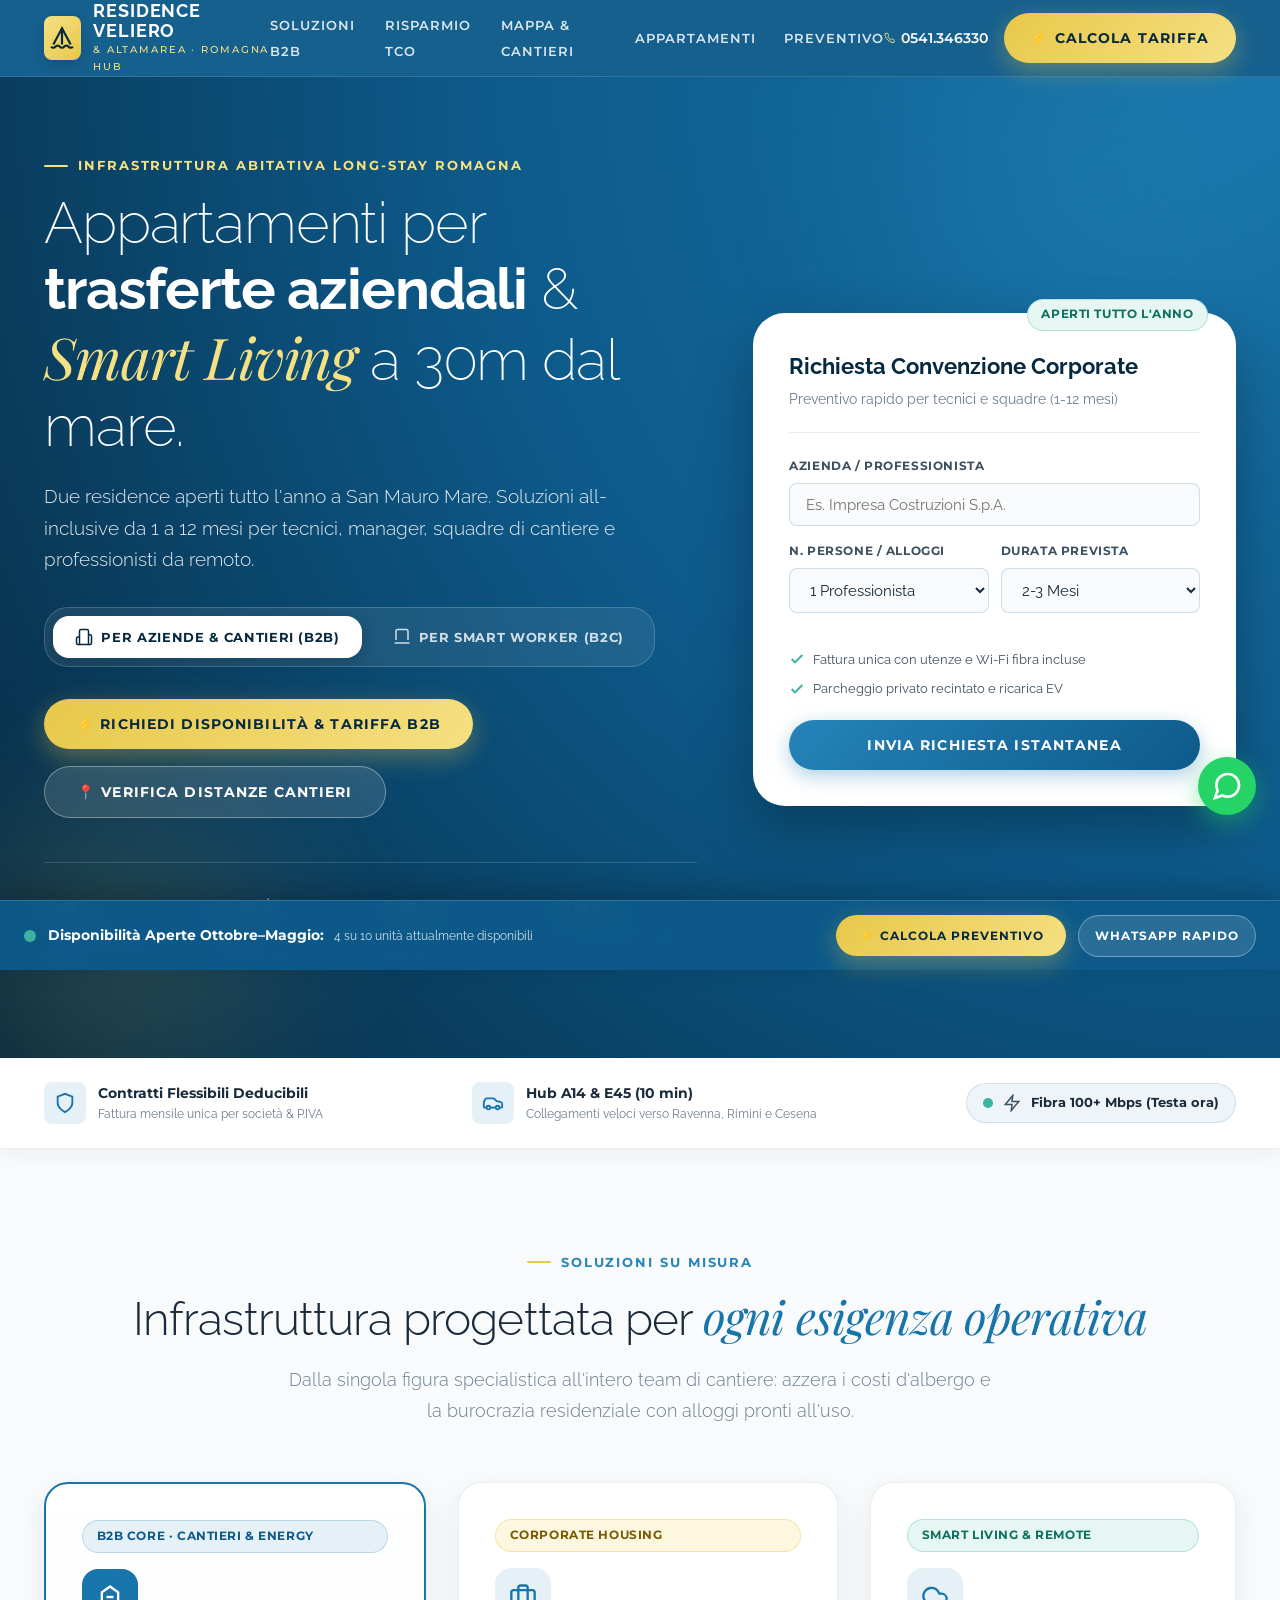
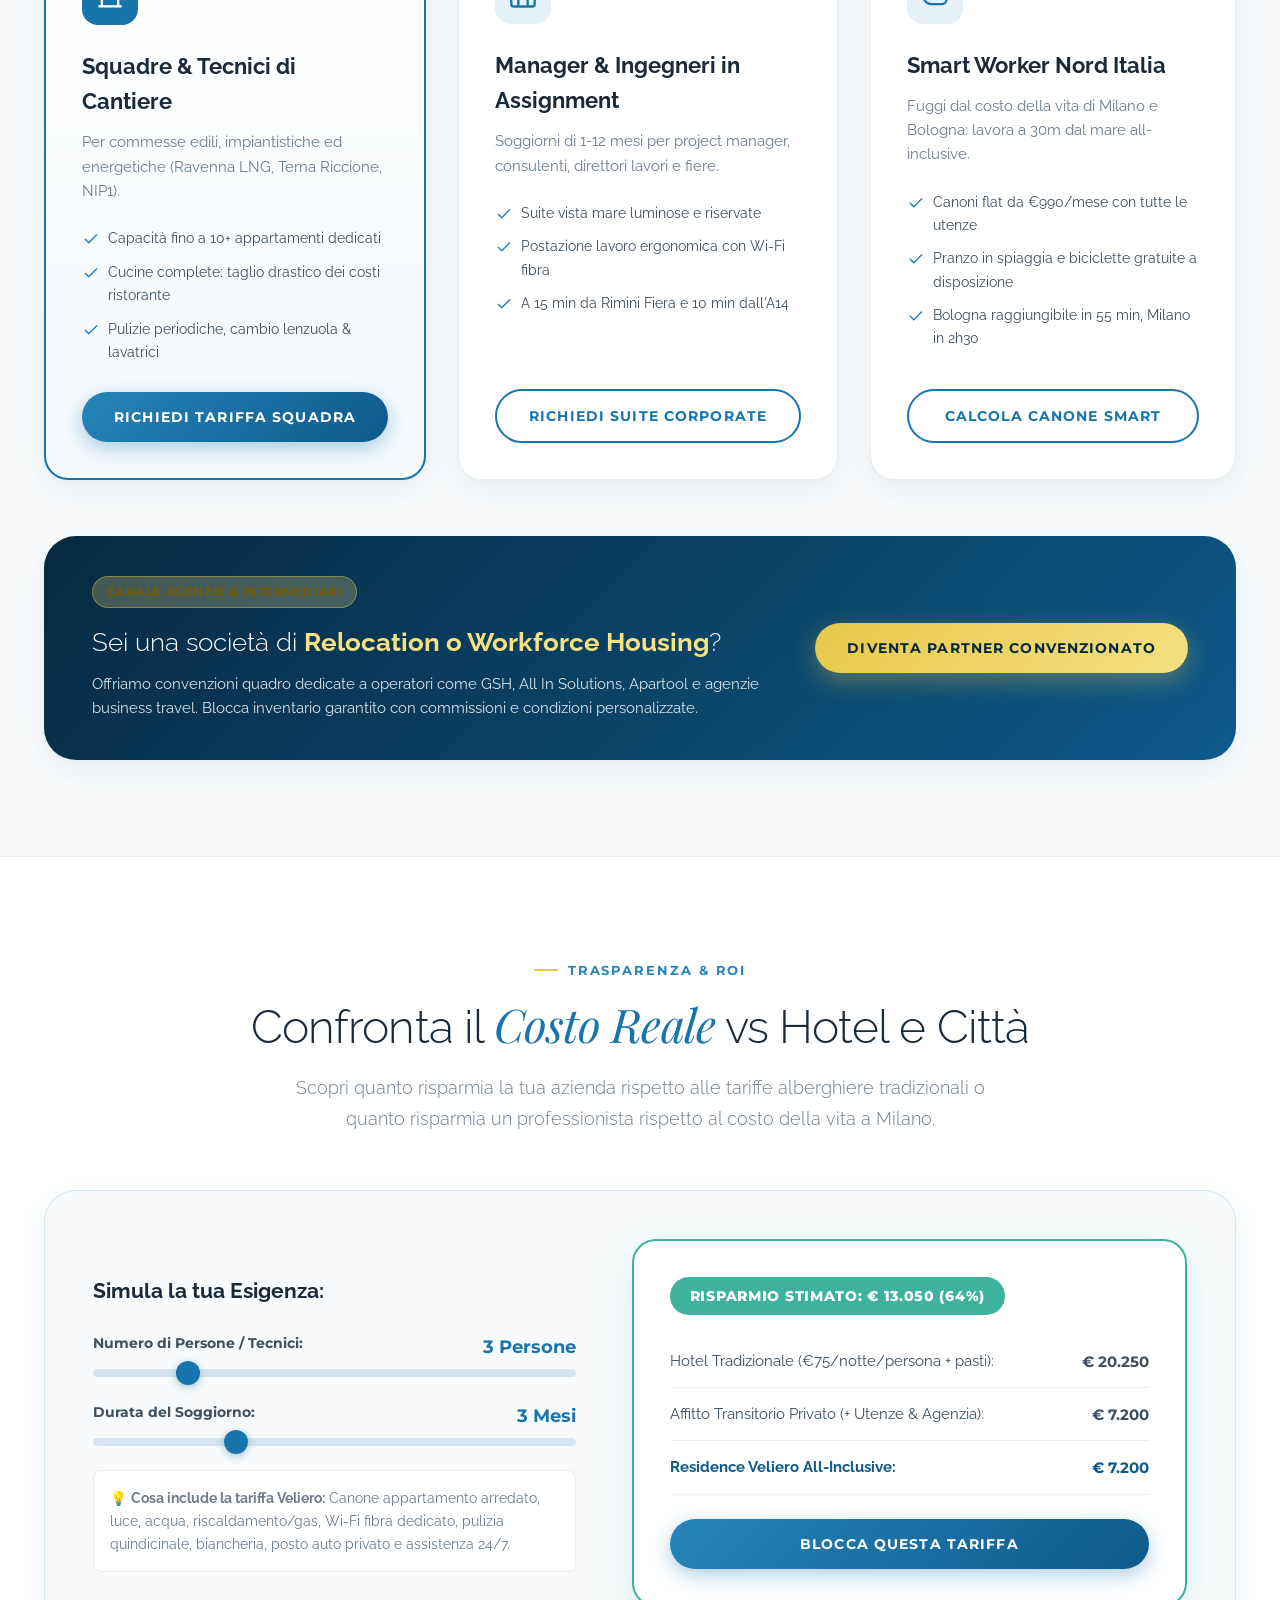
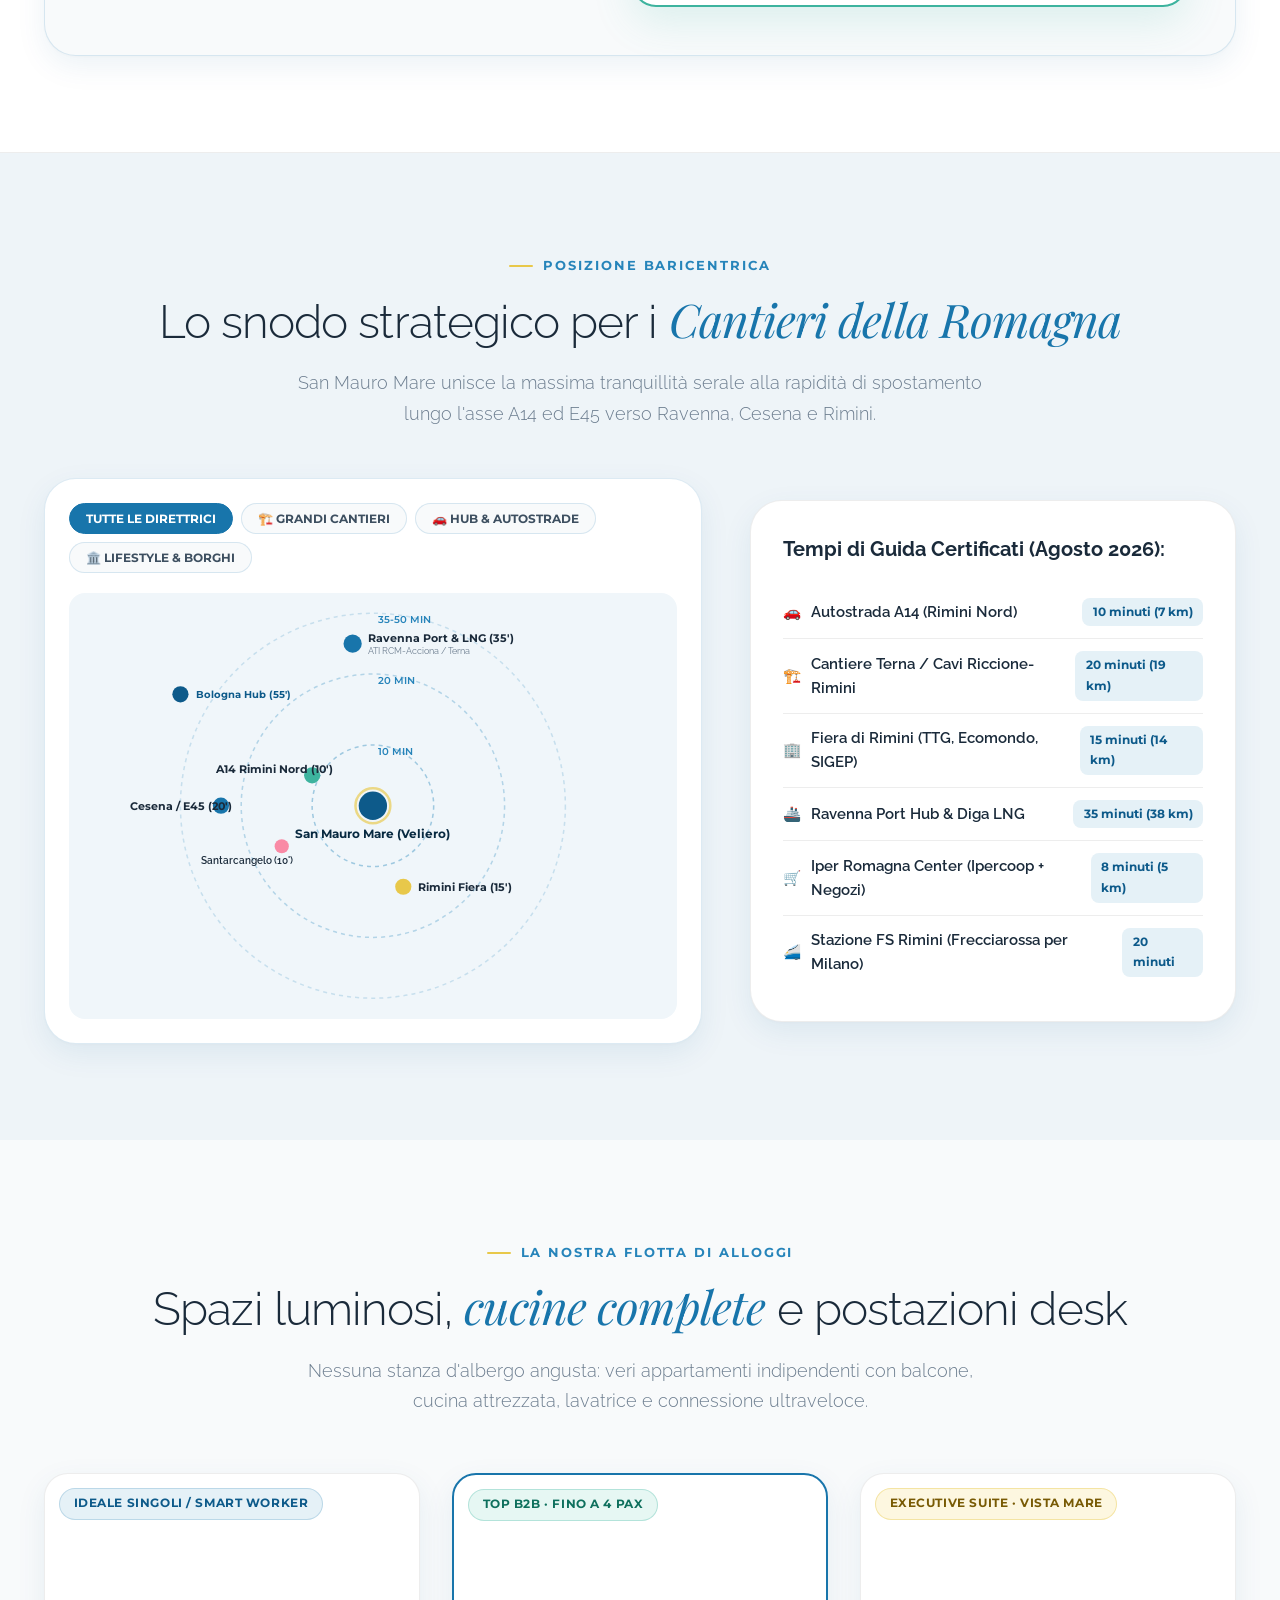
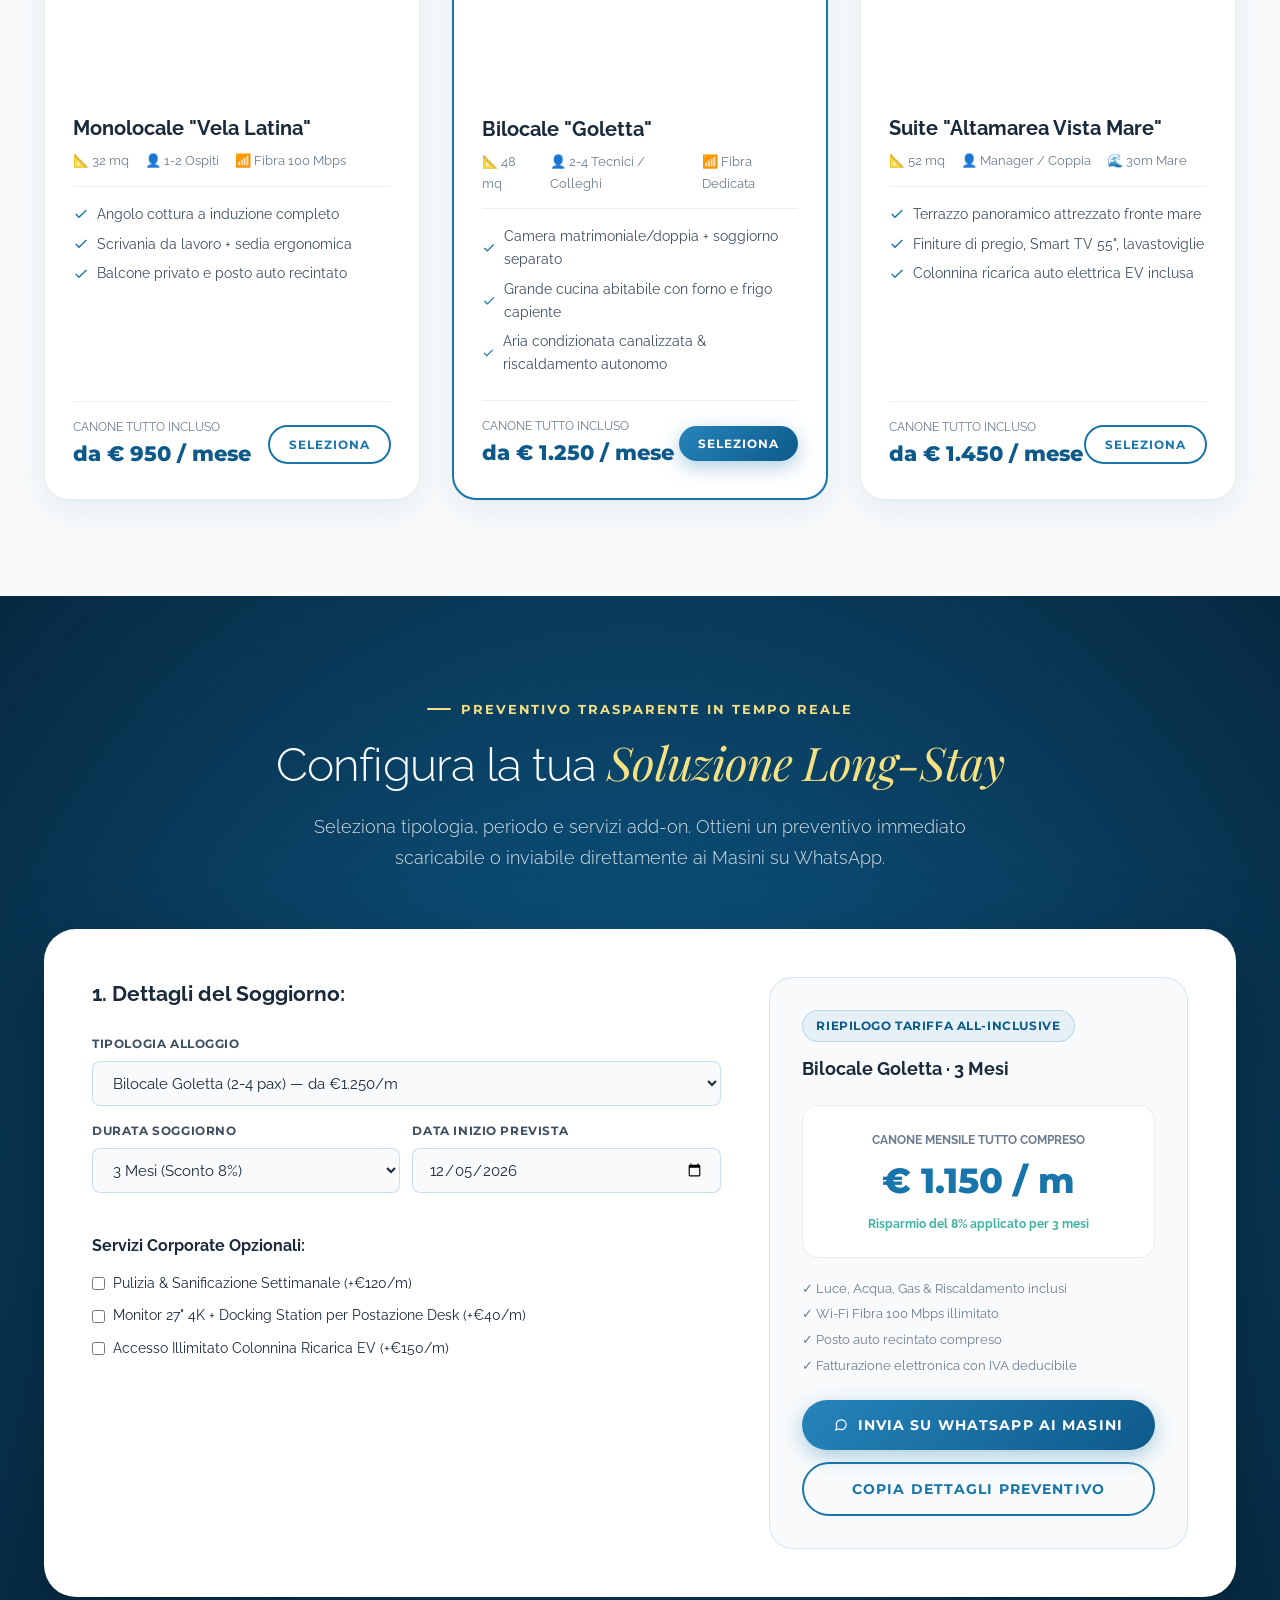
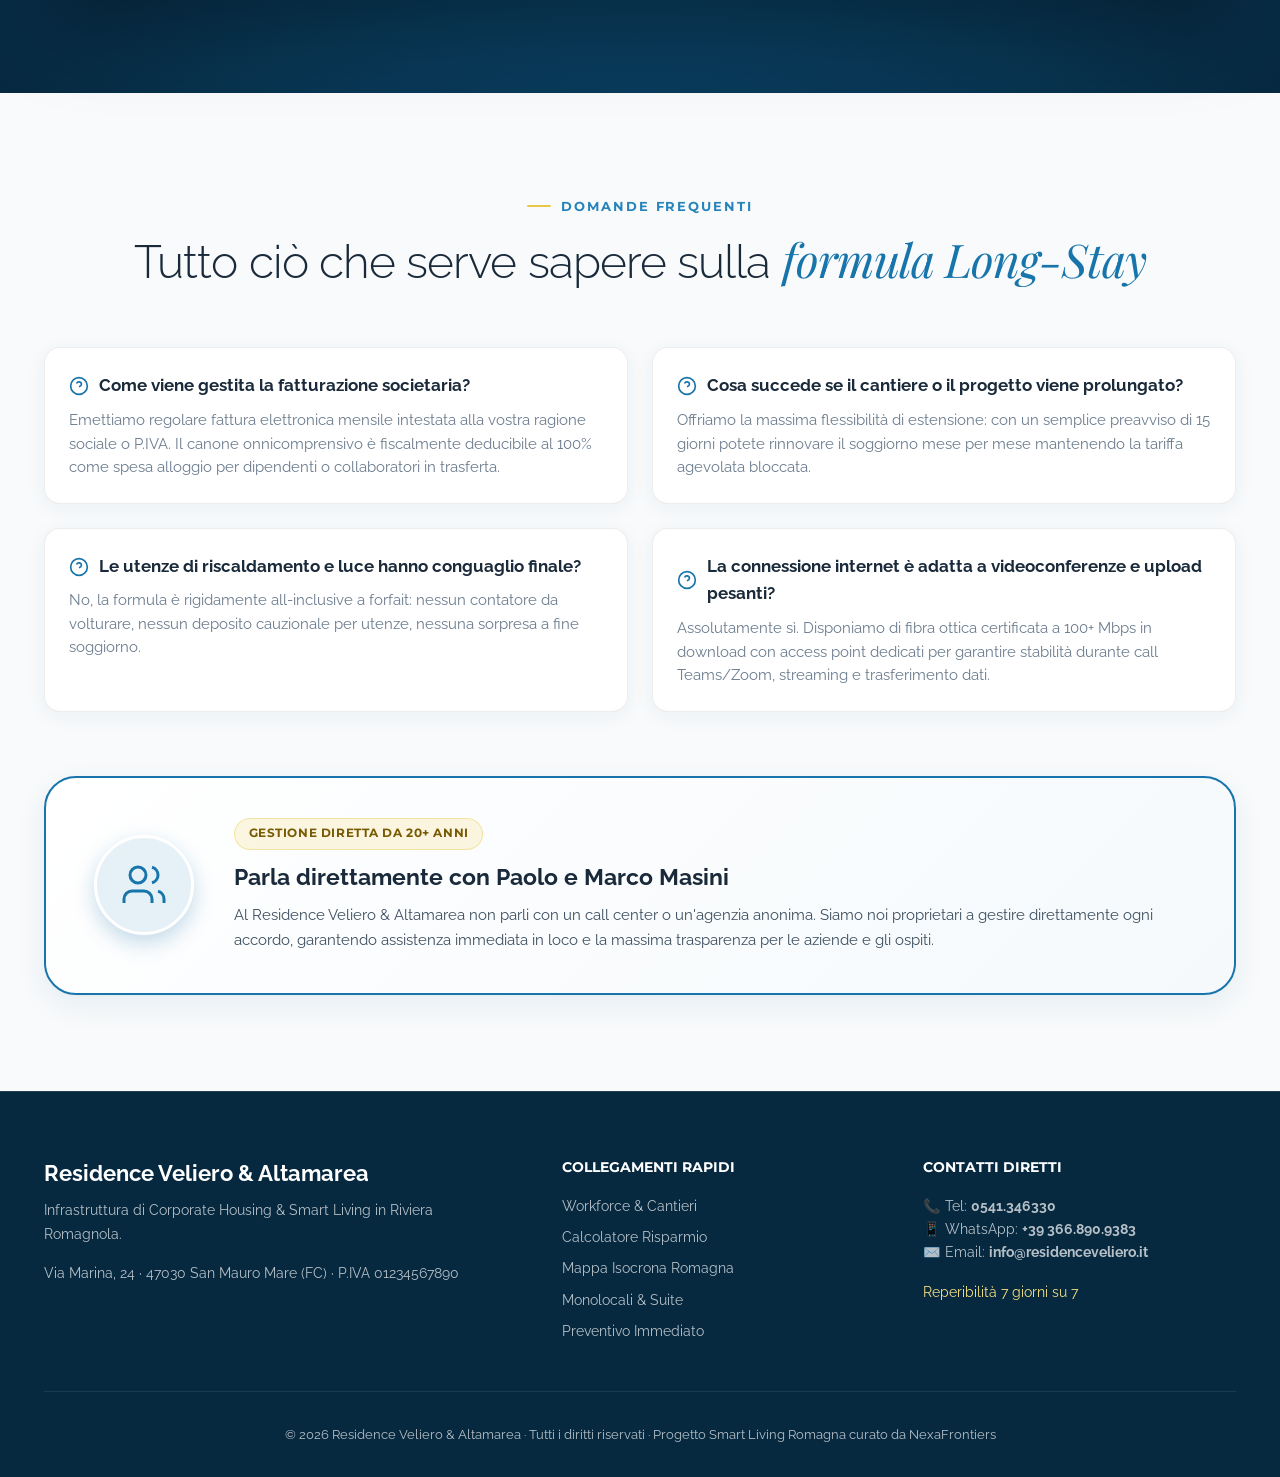
<file: index.html>
<!DOCTYPE html>
<html lang="it">
<head>
  <meta charset="UTF-8">
  <meta name="viewport" content="width=device-width, initial-scale=1.0">
  
  <!-- SEO & Social Meta Tags -->
  <title>Residence Veliero &amp; Altamarea | Corporate Long-Stay &amp; Smart Living Romagna</title>
  <meta name="description" content="Appartamenti e suite all-inclusive aperti tutto l'anno a San Mauro Mare (Romagna). Soluzioni chiavi in mano per trasferte aziendali, tecnici di cantiere e smart worker. Fibra 100 Mbps, fattura unica, 30m dal mare.">
  <meta name="keywords" content="workforce accommodation romagna, residence aziendale ravenna rimini, affitti lungo termine smart worker emilia romagna, residence cantieri cesena rimini fiera, corporate housing san mauro mare">
  <meta name="author" content="Residence Veliero &amp; Altamarea - Gestione Fratelli Masini">
  <meta name="robots" content="index, follow">
  <link rel="canonical" href="https://www.residenceveliero.it/corporate-smart-living">
  
  <!-- Open Graph / Facebook / LinkedIn -->
  <meta property="og:type" content="website">
  <meta property="og:url" content="https://www.residenceveliero.it/corporate-smart-living">
  <meta property="og:title" content="Corporate Long-Stay &amp; Smart Living in Romagna | Residence Veliero &amp; Altamarea">
  <meta property="og:description" content="La base operativa chiavi in mano a 30m dal mare. Alloggi all-inclusive per team aziendali, cantieri e smart worker tra Ravenna e Rimini. Zero burocrazia, canoni mensili all-inclusive.">
  <meta property="og:image" content="https://www.residenceveliero.it/view/templates/bootstrapv3/pic/header/logo.png">
  
  <!-- Twitter Card -->
  <meta name="twitter:card" content="summary_large_image">
  <meta name="twitter:title" content="Residence Veliero — Hub Long-Stay &amp; Corporate Romagna">
  <meta name="twitter:description" content="Appartamenti all-inclusive per tecnici, manager e smart worker a San Mauro Mare. Tariffe mensili deducibili, fibra e parcheggio.">
  
  <!-- Google Fonts: Raleway + Playfair Display + Montserrat -->
  <link rel="preconnect" href="https://fonts.googleapis.com">
  <link rel="preconnect" href="https://fonts.gstatic.com" crossorigin>
  <link href="https://fonts.googleapis.com/css2?family=Montserrat:wght@400;500;600;700;800&family=Playfair+Display:ital,wght@0,400;0,600;0,700;1,400;1,600&family=Raleway:wght@200;300;400;500;600;700;800&display=swap" rel="stylesheet">
  
  <!-- Google Analytics 4 (GA4) & Tracking Architecture -->
  <!-- Replace 'G-XXXXXXXXXX' with the Residence Veliero GA4 Measurement ID -->
  <script async src="https://www.googletagmanager.com/gtag/js?id=G-XXXXXXXXXX"></script>
  <script>
    window.dataLayer = window.dataLayer || [];
    function gtag(){dataLayer.push(arguments);}
    gtag('js', new Date());
    gtag('config', 'G-XXXXXXXXXX', {
      'send_page_view': true,
      'anonymize_ip': true,
      'cookie_flags': 'SameSite=None;Secure'
    });
    
    // Global Event Tracker Helper
    function trackGAEvent(eventName, eventParams) {
      if (typeof gtag === 'function') {
        gtag('event', eventName, eventParams || {});
        console.log(`[GA4 Event]: ${eventName}`, eventParams);
      }
    }
  </script>

  <!-- Schema.org JSON-LD for Superb Local & Corporate SEO -->
  <script type="application/ld+json">
  {
    "@context": "https://schema.org",
    "@graph": [
      {
        "@type": ["LodgingBusiness", "LocalBusiness"],
        "@id": "https://www.residenceveliero.it/#residence",
        "name": "Residence Veliero & Altamarea",
        "description": "Infrastruttura di workforce accommodation, corporate housing e smart living aperta tutto l'anno a San Mauro Mare (FC).",
        "url": "https://www.residenceveliero.it",
        "telephone": "+390541346330",
        "email": "info@residenceveliero.it",
        "priceRange": "€€",
        "address": {
          "@type": "PostalAddress",
          "streetAddress": "Via Marina, 24",
          "addressLocality": "San Mauro Mare",
          "addressRegion": "FC",
          "postalCode": "47030",
          "addressCountry": "IT"
        },
        "geo": {
          "@type": "GeoCoordinates",
          "latitude": 44.1775,
          "longitude": 12.4414
        },
        "aggregateRating": {
          "@type": "AggregateRating",
          "ratingValue": "4.8",
          "reviewCount": "96",
          "bestRating": "5"
        },
        "amenityFeature": [
          { "@type": "LocationFeatureSpecification", "name": "Fibra Ottica Wi-Fi 100 Mbps", "value": true },
          { "@type": "LocationFeatureSpecification", "name": "Fatturazione Aziendale Unica Deducibile", "value": true },
          { "@type": "LocationFeatureSpecification", "name": "Parcheggio Privato Recintato", "value": true },
          { "@type": "LocationFeatureSpecification", "name": "Colonnina Ricarica Auto Elettrica EV", "value": true },
          { "@type": "LocationFeatureSpecification", "name": "Angolo Cottura Completo Attrezzato", "value": true },
          { "@type": "LocationFeatureSpecification", "name": "Distanza Mare 30 metri", "value": true }
        ]
      },
      {
        "@type": "FAQPage",
        "mainEntity": [
          {
            "@type": "Question",
            "name": "Come funziona la fatturazione per aziende e professionisti?",
            "acceptedAnswer": {
              "@type": "Answer",
              "text": "Emettiamo fattura elettronica aziendale intestata alla società o P.IVA con canone mensile onnicomprensivo (affitto, utenze, Wi-Fi, pulizie periodiche, posto auto). I costi sono 100% deducibili come spese di trasferta o alloggio operativo."
            }
          },
          {
            "@type": "Question",
            "name": "Quali sono i tempi di collegamento con i cantieri di Ravenna e Rimini?",
            "acceptedAnswer": {
              "@type": "Answer",
              "text": "Il Residence Veliero si trova a soli 10 minuti dall'uscita autostradale A14 Rimini Nord e a 5 km dalla superstrada E45. I cantieri di Ravenna (Port Hub, LNG, NIP1) distano circa 35 minuti, Rimini Fiera 15 minuti, Cesena 20 minuti e Bologna 55 minuti."
            }
          },
          {
            "@type": "Question",
            "name": "È possibile prenotare alloggi per team multipli contemporaneamente?",
            "acceptedAnswer": {
              "@type": "Answer",
              "text": "Sì, disponiamo di oltre 10 unità indipendenti (monolocali, bilocali e trilocali fino a 5-6 posti letto) per ospitare comodamente intere squadre operative o figure direzionali nello stesso complesso."
            }
          }
        ]
      }
    ]
  }
  </script>

  <style>
    /* ==========================================================================
       DESIGN SYSTEM & CSS VARIABLES (Estratte dal Brand Veliero)
       ========================================================================== */
    :root {
      --blue-primary: #1875AB;
      --blue-secondary: #2684BA;
      --blue-deep: #0D5A8A;
      --blue-darkest: #072940;
      --blue-ice: #E5F1F7;
      --blue-tint: rgba(24, 117, 171, 0.08);

      --gold-sand: #F5E082;
      --gold-warm: #E8C84A;
      --gold-light: #FFF8DC;

      --emerald-green: #3DB39E;
      --emerald-light: #E6F7F3;
      --coral-accent: #F98AA5;
      --wa-green: #25D366;

      --text-main: #1A2A3A;
      --text-body: #3D4F60;
      --text-muted: #6B7C8E;
      --text-light: #F8FAFB;

      --bg-white: #FFFFFF;
      --bg-surface: #F8FAFB;
      --bg-slate: #EEF4F8;
      --border-color: rgba(24, 117, 171, 0.15);
      --border-light: rgba(0, 0, 0, 0.07);

      --font-heading: 'Raleway', -apple-system, BlinkMacSystemFont, sans-serif;
      --font-display: 'Playfair Display', Georgia, serif;
      --font-ui: 'Montserrat', -apple-system, BlinkMacSystemFont, sans-serif;

      --radius-sm: 8px;
      --radius-md: 16px;
      --radius-lg: 24px;
      --radius-xl: 32px;
      --radius-full: 9999px;

      --shadow-subtle: 0 4px 20px rgba(13, 90, 138, 0.06);
      --shadow-card: 0 10px 30px rgba(13, 90, 138, 0.08), 0 1px 3px rgba(0,0,0,0.02);
      --shadow-hover: 0 20px 45px rgba(13, 90, 138, 0.14), 0 4px 10px rgba(0,0,0,0.04);
      --shadow-gold: 0 8px 25px rgba(232, 200, 74, 0.35);
      --shadow-glow: 0 0 35px rgba(38, 132, 186, 0.4);

      --transition-smooth: all 350ms cubic-bezier(0.16, 1, 0.3, 1);
    }

    *, *::before, *::after {
      box-sizing: border-box;
      margin: 0;
      padding: 0;
    }

    html {
      scroll-behavior: smooth;
      font-size: 16px;
      -webkit-font-smoothing: antialiased;
    }

    body {
      font-family: var(--font-heading);
      font-weight: 400;
      color: var(--text-body);
      background-color: var(--bg-surface);
      line-height: 1.65;
      overflow-x: hidden;
    }

    img, svg {
      max-width: 100%;
      display: block;
    }

    a {
      color: inherit;
      text-decoration: none;
      transition: var(--transition-smooth);
    }

    button, input, select, textarea {
      font-family: inherit;
      font-size: inherit;
      border: none;
      outline: none;
    }

    .container {
      width: 100%;
      max-width: 1240px;
      margin-inline: auto;
      padding-inline: 1.5rem;
    }

    .eyebrow {
      display: inline-flex;
      align-items: center;
      gap: 10px;
      font-family: var(--font-ui);
      font-size: 0.8rem;
      font-weight: 700;
      text-transform: uppercase;
      letter-spacing: 0.15em;
      color: var(--blue-secondary);
      margin-bottom: 0.85rem;
    }
    .eyebrow::before {
      content: '';
      display: inline-block;
      width: 24px;
      height: 2px;
      background: var(--gold-warm);
      border-radius: 2px;
    }
    .eyebrow--light {
      color: var(--gold-sand);
    }
    .eyebrow--light::before {
      background: var(--gold-sand);
    }

    .section-title {
      font-family: var(--font-heading);
      font-weight: 300;
      font-size: clamp(2rem, 4vw, 2.9rem);
      line-height: 1.25;
      color: var(--text-main);
      margin-bottom: 1.1rem;
      letter-spacing: -0.02em;
    }
    .section-title em {
      font-family: var(--font-display);
      font-weight: 400;
      font-style: italic;
      color: var(--blue-primary);
    }
    .section-title--light {
      color: var(--text-light);
    }
    .section-title--light em {
      color: var(--gold-sand);
    }

    .section-desc {
      font-size: 1.125rem;
      font-weight: 300;
      color: var(--text-muted);
      max-width: 720px;
      line-height: 1.7;
      margin-bottom: 2.5rem;
    }
    .section-desc--light {
      color: rgba(255, 255, 255, 0.85);
    }

    .btn {
      display: inline-flex;
      align-items: center;
      justify-content: center;
      gap: 10px;
      font-family: var(--font-ui);
      font-size: 0.88rem;
      font-weight: 700;
      text-transform: uppercase;
      letter-spacing: 0.08em;
      padding: 1rem 2rem;
      border-radius: var(--radius-full);
      cursor: pointer;
      transition: var(--transition-smooth);
      position: relative;
      overflow: hidden;
      white-space: nowrap;
    }

    .btn--primary {
      background: linear-gradient(135deg, var(--blue-secondary) 0%, var(--blue-deep) 100%);
      color: #FFFFFF;
      box-shadow: 0 6px 20px rgba(24, 117, 171, 0.35);
    }
    .btn--primary:hover {
      transform: translateY(-2px);
      box-shadow: 0 10px 28px rgba(24, 117, 171, 0.45);
      background: linear-gradient(135deg, #2fa0de 0%, var(--blue-primary) 100%);
    }

    .btn--gold {
      background: linear-gradient(135deg, var(--gold-warm) 0%, var(--gold-sand) 100%);
      color: var(--blue-darkest);
      box-shadow: var(--shadow-gold);
    }
    .btn--gold:hover {
      transform: translateY(-2px);
      box-shadow: 0 10px 30px rgba(232, 200, 74, 0.55);
      filter: brightness(1.05);
    }

    .btn--ghost-light {
      background: rgba(255, 255, 255, 0.12);
      color: #FFFFFF;
      border: 1px solid rgba(255, 255, 255, 0.35);
      backdrop-filter: blur(8px);
    }
    .btn--ghost-light:hover {
      background: rgba(255, 255, 255, 0.25);
      border-color: #FFFFFF;
      transform: translateY(-2px);
    }

    .btn--outline {
      background: transparent;
      color: var(--blue-primary);
      border: 2px solid var(--blue-primary);
    }
    .btn--outline:hover {
      background: var(--blue-primary);
      color: #FFFFFF;
      transform: translateY(-2px);
    }

    .badge-pill {
      display: inline-flex;
      align-items: center;
      gap: 6px;
      padding: 0.35rem 0.85rem;
      border-radius: var(--radius-full);
      font-family: var(--font-ui);
      font-size: 0.72rem;
      font-weight: 700;
      text-transform: uppercase;
      letter-spacing: 0.05em;
    }
    .badge-pill--green {
      background: var(--emerald-light);
      color: #0E705D;
      border: 1px solid rgba(61, 179, 158, 0.3);
    }
    .badge-pill--gold {
      background: rgba(245, 224, 130, 0.25);
      color: #785A04;
      border: 1px solid rgba(232, 200, 74, 0.4);
    }
    .badge-pill--blue {
      background: var(--blue-ice);
      color: var(--blue-deep);
      border: 1px solid rgba(24, 117, 171, 0.2);
    }

    /* Topbar */
    .top-header {
      position: sticky;
      top: 0;
      left: 0;
      width: 100%;
      z-index: 1000;
      background: rgba(13, 90, 138, 0.96);
      backdrop-filter: blur(12px);
      border-bottom: 1px solid rgba(255, 255, 255, 0.12);
      transition: var(--transition-smooth);
    }

    .nav-inner {
      display: flex;
      align-items: center;
      justify-content: space-between;
      height: 76px;
    }

    .brand-logo {
      display: flex;
      align-items: center;
      gap: 12px;
      color: #FFFFFF;
    }
    .brand-logo__symbol {
      width: 44px;
      height: 44px;
      background: linear-gradient(135deg, var(--gold-sand), var(--gold-warm));
      border-radius: var(--radius-sm);
      display: flex;
      align-items: center;
      justify-content: center;
      color: var(--blue-darkest);
      box-shadow: 0 4px 12px rgba(0, 0, 0, 0.15);
    }
    .brand-logo__text {
      display: flex;
      flex-direction: column;
    }
    .brand-logo__title {
      font-family: var(--font-heading);
      font-weight: 700;
      font-size: 1.15rem;
      letter-spacing: 0.05em;
      line-height: 1.1;
      text-transform: uppercase;
    }
    .brand-logo__subtitle {
      font-family: var(--font-ui);
      font-size: 0.65rem;
      font-weight: 500;
      letter-spacing: 0.18em;
      color: var(--gold-sand);
      text-transform: uppercase;
    }

    .nav-links {
      display: flex;
      align-items: center;
      gap: 1.75rem;
      list-style: none;
    }
    .nav-links a {
      font-family: var(--font-ui);
      font-size: 0.82rem;
      font-weight: 600;
      text-transform: uppercase;
      letter-spacing: 0.08em;
      color: rgba(255, 255, 255, 0.85);
      position: relative;
    }
    .nav-links a:hover {
      color: var(--gold-sand);
    }

    .nav-cta-group {
      display: flex;
      align-items: center;
      gap: 1rem;
    }
    .nav-phone {
      display: flex;
      align-items: center;
      gap: 6px;
      color: #FFFFFF;
      font-family: var(--font-ui);
      font-weight: 600;
      font-size: 0.85rem;
    }
    .nav-phone svg {
      color: var(--gold-sand);
    }

    /* Hero */
    .hero {
      position: relative;
      background: radial-gradient(circle at top right, #1875AB 0%, #0D5A8A 50%, #072940 100%);
      color: #FFFFFF;
      padding: 4.5rem 0 5.5rem;
      overflow: hidden;
    }
    .hero::before {
      content: '';
      position: absolute;
      top: -20%;
      right: -10%;
      width: 600px;
      height: 600px;
      background: radial-gradient(circle, rgba(38, 132, 186, 0.4) 0%, transparent 70%);
      filter: blur(60px);
      pointer-events: none;
    }
    .hero::after {
      content: '';
      position: absolute;
      bottom: -15%;
      left: -10%;
      width: 500px;
      height: 500px;
      background: radial-gradient(circle, rgba(232, 200, 74, 0.15) 0%, transparent 70%);
      filter: blur(50px);
      pointer-events: none;
    }

    .hero-grid {
      display: grid;
      grid-template-columns: 1.15fr 0.85fr;
      gap: 3.5rem;
      align-items: center;
      position: relative;
      z-index: 2;
    }

    .hero-title {
      font-family: var(--font-heading);
      font-weight: 200;
      font-size: clamp(2.4rem, 4.5vw, 3.8rem);
      line-height: 1.15;
      letter-spacing: -0.02em;
      margin-bottom: 1.4rem;
    }
    .hero-title strong {
      font-weight: 700;
      color: #FFFFFF;
    }
    .hero-title em {
      font-family: var(--font-display);
      font-style: italic;
      color: var(--gold-sand);
    }

    .hero-subtitle {
      font-size: 1.18rem;
      font-weight: 300;
      line-height: 1.65;
      color: rgba(255, 255, 255, 0.9);
      margin-bottom: 2rem;
      max-width: 620px;
    }

    .audience-toggle-card {
      background: rgba(255, 255, 255, 0.08);
      border: 1px solid rgba(255, 255, 255, 0.18);
      backdrop-filter: blur(16px);
      border-radius: var(--radius-lg);
      padding: 0.5rem;
      display: inline-flex;
      gap: 0.5rem;
      margin-bottom: 2rem;
    }
    .audience-btn {
      display: flex;
      align-items: center;
      gap: 8px;
      padding: 0.75rem 1.4rem;
      border-radius: var(--radius-md);
      font-family: var(--font-ui);
      font-size: 0.82rem;
      font-weight: 700;
      text-transform: uppercase;
      letter-spacing: 0.05em;
      color: rgba(255, 255, 255, 0.8);
      background: transparent;
      cursor: pointer;
      transition: var(--transition-smooth);
    }
    .audience-btn.active {
      background: #FFFFFF;
      color: var(--blue-darkest);
      box-shadow: 0 4px 15px rgba(0, 0, 0, 0.15);
    }

    .hero-actions {
      display: flex;
      flex-wrap: wrap;
      gap: 1.1rem;
      align-items: center;
      margin-bottom: 2.75rem;
    }

    .hero-metrics {
      display: grid;
      grid-template-columns: repeat(4, 1fr);
      gap: 1.5rem;
      padding-top: 2rem;
      border-top: 1px solid rgba(255, 255, 255, 0.15);
    }
    .metric-item {
      display: flex;
      flex-direction: column;
    }
    .metric-value {
      font-family: var(--font-ui);
      font-size: 1.65rem;
      font-weight: 800;
      color: var(--gold-sand);
      line-height: 1.1;
    }
    .metric-label {
      font-size: 0.78rem;
      color: rgba(255, 255, 255, 0.75);
      text-transform: uppercase;
      letter-spacing: 0.05em;
      margin-top: 4px;
      font-weight: 500;
    }

    .hero-card {
      background: #FFFFFF;
      border-radius: var(--radius-xl);
      padding: 2.25rem;
      color: var(--text-main);
      box-shadow: 0 25px 60px rgba(0, 0, 0, 0.3);
      position: relative;
    }
    .hero-card__badge {
      position: absolute;
      top: -14px;
      right: 28px;
    }
    .hero-card__header {
      margin-bottom: 1.5rem;
      padding-bottom: 1.25rem;
      border-bottom: 1px solid var(--border-light);
    }
    .hero-card__title {
      font-size: 1.35rem;
      font-weight: 700;
      color: var(--blue-darkest);
    }
    .hero-card__desc {
      font-size: 0.88rem;
      color: var(--text-muted);
      margin-top: 4px;
    }

    .form-group {
      margin-bottom: 1rem;
    }
    .form-label {
      display: block;
      font-family: var(--font-ui);
      font-size: 0.74rem;
      font-weight: 700;
      text-transform: uppercase;
      letter-spacing: 0.05em;
      color: var(--text-body);
      margin-bottom: 0.4rem;
    }
    .form-control {
      width: 100%;
      padding: 0.75rem 1rem;
      border: 1px solid rgba(24, 117, 171, 0.2);
      border-radius: var(--radius-sm);
      background: var(--bg-surface);
      color: var(--text-main);
      font-size: 0.92rem;
      transition: var(--transition-smooth);
    }
    .form-control:focus {
      border-color: var(--blue-primary);
      background: #FFFFFF;
      box-shadow: 0 0 0 3px rgba(24, 117, 171, 0.15);
    }
    .form-grid-2 {
      display: grid;
      grid-template-columns: 1fr 1fr;
      gap: 0.75rem;
    }

    .hero-card__features {
      margin: 1.25rem 0;
      display: flex;
      flex-direction: column;
      gap: 0.5rem;
    }
    .feat-check {
      display: flex;
      align-items: center;
      gap: 8px;
      font-size: 0.82rem;
      color: var(--text-body);
    }
    .feat-check svg {
      color: var(--emerald-green);
      flex-shrink: 0;
    }

    /* Trust bar */
    .trust-bar {
      background: #FFFFFF;
      border-bottom: 1px solid var(--border-light);
      padding: 1.5rem 0;
      box-shadow: var(--shadow-subtle);
    }
    .trust-grid {
      display: flex;
      align-items: center;
      justify-content: space-between;
      flex-wrap: wrap;
      gap: 1.5rem;
    }
    .trust-item {
      display: flex;
      align-items: center;
      gap: 12px;
    }
    .trust-icon-box {
      width: 42px;
      height: 42px;
      border-radius: var(--radius-sm);
      background: var(--blue-ice);
      color: var(--blue-primary);
      display: flex;
      align-items: center;
      justify-content: center;
    }
    .trust-text h4 {
      font-family: var(--font-ui);
      font-size: 0.86rem;
      font-weight: 700;
      color: var(--text-main);
    }
    .trust-text p {
      font-size: 0.76rem;
      color: var(--text-muted);
    }

    .speedtest-badge {
      display: flex;
      align-items: center;
      gap: 10px;
      background: var(--bg-slate);
      padding: 0.5rem 1rem;
      border-radius: var(--radius-full);
      border: 1px solid rgba(24, 117, 171, 0.15);
      cursor: pointer;
      transition: var(--transition-smooth);
    }
    .speedtest-badge:hover {
      background: var(--blue-ice);
      border-color: var(--blue-primary);
    }
    .speedtest-pulse {
      width: 10px;
      height: 10px;
      border-radius: 50%;
      background: var(--emerald-green);
      animation: pulse-green 2s infinite;
    }
    @keyframes pulse-green {
      0% { box-shadow: 0 0 0 0 rgba(61, 179, 158, 0.7); }
      70% { box-shadow: 0 0 0 10px rgba(61, 179, 158, 0); }
      100% { box-shadow: 0 0 0 0 rgba(61, 179, 158, 0); }
    }

    .section-padding {
      padding: 6rem 0;
    }

    .clusters-grid {
      display: grid;
      grid-template-columns: repeat(3, 1fr);
      gap: 2rem;
    }
    .cluster-card {
      background: #FFFFFF;
      border-radius: var(--radius-lg);
      padding: 2.25rem;
      border: 1px solid var(--border-light);
      box-shadow: var(--shadow-card);
      transition: var(--transition-smooth);
      position: relative;
      display: flex;
      flex-direction: column;
    }
    .cluster-card:hover {
      transform: translateY(-6px);
      box-shadow: var(--shadow-hover);
      border-color: rgba(24, 117, 171, 0.3);
    }
    .cluster-card--highlight {
      border: 2px solid var(--blue-primary);
      background: linear-gradient(180deg, #FFFFFF 0%, #F4F9FC 100%);
    }
    .cluster-icon {
      width: 56px;
      height: 56px;
      border-radius: var(--radius-md);
      background: var(--blue-ice);
      color: var(--blue-primary);
      display: flex;
      align-items: center;
      justify-content: center;
      margin-bottom: 1.5rem;
    }
    .cluster-card--highlight .cluster-icon {
      background: var(--blue-primary);
      color: #FFFFFF;
    }
    .cluster-title {
      font-size: 1.35rem;
      font-weight: 700;
      color: var(--text-main);
      margin-bottom: 0.65rem;
    }
    .cluster-badge {
      margin-bottom: 1rem;
    }
    .cluster-desc {
      font-size: 0.95rem;
      color: var(--text-muted);
      margin-bottom: 1.5rem;
      line-height: 1.6;
    }
    .cluster-list {
      list-style: none;
      display: flex;
      flex-direction: column;
      gap: 0.65rem;
      margin-bottom: 1.75rem;
      flex-grow: 1;
    }
    .cluster-list li {
      display: flex;
      align-items: flex-start;
      gap: 8px;
      font-size: 0.88rem;
      color: var(--text-body);
    }
    .cluster-list li svg {
      color: var(--blue-secondary);
      flex-shrink: 0;
      margin-top: 3px;
    }

    .intermediaries-box {
      margin-top: 3.5rem;
      background: linear-gradient(135deg, var(--blue-darkest) 0%, var(--blue-deep) 100%);
      color: #FFFFFF;
      border-radius: var(--radius-xl);
      padding: 2.5rem 3rem;
      display: grid;
      grid-template-columns: 1.4fr 0.6fr;
      align-items: center;
      gap: 2rem;
      box-shadow: var(--shadow-card);
    }
    .intermediaries-text h3 {
      font-size: 1.65rem;
      font-weight: 300;
      margin-bottom: 0.5rem;
    }
    .intermediaries-text h3 strong {
      font-weight: 700;
      color: var(--gold-sand);
    }
    .intermediaries-text p {
      font-size: 0.95rem;
      color: rgba(255, 255, 255, 0.85);
      line-height: 1.6;
    }

    /* Calculator */
    .calculator-section {
      background: #FFFFFF;
      border-top: 1px solid var(--border-light);
      border-bottom: 1px solid var(--border-light);
    }
    .calc-container {
      background: var(--bg-surface);
      border: 1px solid var(--border-color);
      border-radius: var(--radius-xl);
      padding: 3rem;
      box-shadow: var(--shadow-card);
    }
    .calc-grid {
      display: grid;
      grid-template-columns: 1fr 1.15fr;
      gap: 3.5rem;
      align-items: center;
    }
    .calc-controls {
      display: flex;
      flex-direction: column;
      gap: 1.5rem;
    }
    .range-group {
      display: flex;
      flex-direction: column;
      gap: 0.5rem;
    }
    .range-header {
      display: flex;
      justify-content: space-between;
      font-family: var(--font-ui);
      font-size: 0.88rem;
      font-weight: 700;
    }
    .range-slider {
      width: 100%;
      height: 8px;
      border-radius: 4px;
      background: #D5E4EE;
      outline: none;
      -webkit-appearance: none;
    }
    .range-slider::-webkit-slider-thumb {
      -webkit-appearance: none;
      width: 24px;
      height: 24px;
      border-radius: 50%;
      background: var(--blue-primary);
      cursor: pointer;
      box-shadow: 0 2px 8px rgba(24, 117, 171, 0.4);
      transition: var(--transition-smooth);
    }
    .range-slider::-webkit-slider-thumb:hover {
      transform: scale(1.15);
    }

    .calc-result-card {
      background: #FFFFFF;
      border-radius: var(--radius-lg);
      padding: 2.25rem;
      border: 2px solid var(--emerald-green);
      box-shadow: 0 15px 40px rgba(61, 179, 158, 0.15);
      position: relative;
    }
    .calc-savings-badge {
      background: var(--emerald-green);
      color: #FFFFFF;
      font-family: var(--font-ui);
      font-weight: 800;
      font-size: 0.88rem;
      text-transform: uppercase;
      letter-spacing: 0.05em;
      padding: 0.45rem 1.25rem;
      border-radius: var(--radius-full);
      display: inline-block;
      margin-bottom: 1.25rem;
    }
    .comparison-table {
      width: 100%;
      border-collapse: collapse;
      margin-bottom: 1.5rem;
    }
    .comparison-table tr {
      border-bottom: 1px solid var(--border-light);
    }
    .comparison-table td {
      padding: 0.85rem 0;
      font-size: 0.95rem;
    }
    .comparison-table td:last-child {
      text-align: right;
      font-family: var(--font-ui);
      font-weight: 700;
    }
    .row-veliero td {
      font-weight: 800;
      color: var(--blue-deep);
    }

    /* Map Section */
    .map-section {
      background: var(--bg-slate);
    }
    .map-grid {
      display: grid;
      grid-template-columns: 1.15fr 0.85fr;
      gap: 3rem;
      align-items: center;
    }
    .svg-radar-container {
      background: #FFFFFF;
      border-radius: var(--radius-xl);
      padding: 1.5rem;
      box-shadow: var(--shadow-card);
      border: 1px solid var(--border-color);
      position: relative;
    }
    .radar-filters {
      display: flex;
      gap: 0.5rem;
      margin-bottom: 1.25rem;
      flex-wrap: wrap;
    }
    .radar-btn {
      padding: 0.45rem 1rem;
      border-radius: var(--radius-full);
      font-family: var(--font-ui);
      font-size: 0.76rem;
      font-weight: 700;
      text-transform: uppercase;
      background: var(--bg-surface);
      border: 1px solid var(--border-color);
      color: var(--text-body);
      cursor: pointer;
      transition: var(--transition-smooth);
    }
    .radar-btn.active {
      background: var(--blue-primary);
      color: #FFFFFF;
      border-color: var(--blue-primary);
    }

    .distances-table-card {
      background: #FFFFFF;
      border-radius: var(--radius-xl);
      padding: 2rem;
      box-shadow: var(--shadow-card);
      border: 1px solid var(--border-light);
    }
    .distance-item {
      display: flex;
      align-items: center;
      justify-content: space-between;
      padding: 0.75rem 0;
      border-bottom: 1px solid var(--border-light);
    }
    .distance-item:last-child {
      border-bottom: none;
    }
    .distance-name {
      display: flex;
      align-items: center;
      gap: 10px;
      font-size: 0.92rem;
      font-weight: 600;
      color: var(--text-main);
    }
    .distance-badge {
      font-family: var(--font-ui);
      font-weight: 700;
      font-size: 0.78rem;
      padding: 0.25rem 0.65rem;
      border-radius: var(--radius-sm);
      background: var(--blue-ice);
      color: var(--blue-deep);
    }

    /* Apartments */
    .apts-grid {
      display: grid;
      grid-template-columns: repeat(3, 1fr);
      gap: 2rem;
    }
    .apt-card {
      background: #FFFFFF;
      border-radius: var(--radius-lg);
      overflow: hidden;
      border: 1px solid var(--border-light);
      box-shadow: var(--shadow-card);
      transition: var(--transition-smooth);
      display: flex;
      flex-direction: column;
    }
    .apt-card:hover {
      transform: translateY(-6px);
      box-shadow: var(--shadow-hover);
    }
    .apt-image {
      height: 210px;
      background-size: cover;
      background-position: center;
      position: relative;
    }
    .apt-badge {
      position: absolute;
      top: 14px;
      left: 14px;
    }
    .apt-body {
      padding: 1.75rem;
      display: flex;
      flex-direction: column;
      flex-grow: 1;
    }
    .apt-title {
      font-size: 1.25rem;
      font-weight: 700;
      color: var(--text-main);
      margin-bottom: 0.35rem;
    }
    .apt-specs {
      display: flex;
      gap: 1rem;
      font-size: 0.82rem;
      color: var(--text-muted);
      margin-bottom: 1rem;
      padding-bottom: 0.85rem;
      border-bottom: 1px solid var(--border-light);
    }
    .apt-features {
      list-style: none;
      display: flex;
      flex-direction: column;
      gap: 0.45rem;
      margin-bottom: 1.5rem;
      flex-grow: 1;
    }
    .apt-features li {
      display: flex;
      align-items: center;
      gap: 8px;
      font-size: 0.86rem;
      color: var(--text-body);
    }
    .apt-features li svg {
      color: var(--blue-primary);
      width: 16px;
      height: 16px;
    }
    .apt-footer {
      display: flex;
      align-items: center;
      justify-content: space-between;
      padding-top: 1rem;
      border-top: 1px solid var(--border-light);
    }
    .apt-price {
      display: flex;
      flex-direction: column;
    }
    .apt-price span {
      font-size: 0.72rem;
      text-transform: uppercase;
      color: var(--text-muted);
    }
    .apt-price strong {
      font-family: var(--font-ui);
      font-size: 1.3rem;
      font-weight: 800;
      color: var(--blue-deep);
    }

    /* Configurator */
    .configurator-section {
      background: radial-gradient(circle at center, #0D5A8A 0%, #072940 100%);
      color: #FFFFFF;
      position: relative;
    }
    .cfg-box {
      background: #FFFFFF;
      border-radius: var(--radius-xl);
      color: var(--text-main);
      padding: 3rem;
      box-shadow: 0 30px 80px rgba(0, 0, 0, 0.35);
      display: grid;
      grid-template-columns: 1.2fr 0.8fr;
      gap: 3rem;
    }
    .cfg-summary {
      background: var(--bg-surface);
      border: 1px solid var(--border-color);
      border-radius: var(--radius-lg);
      padding: 2rem;
      display: flex;
      flex-direction: column;
      justify-content: space-between;
    }
    .summary-total {
      background: #FFFFFF;
      padding: 1.25rem;
      border-radius: var(--radius-md);
      border: 1px solid var(--border-light);
      margin: 1.25rem 0;
      text-align: center;
    }
    .summary-total span {
      font-size: 0.78rem;
      text-transform: uppercase;
      color: var(--text-muted);
      font-weight: 700;
    }
    .summary-total strong {
      display: block;
      font-family: var(--font-ui);
      font-size: 2.2rem;
      font-weight: 800;
      color: var(--blue-primary);
    }

    /* FAQ */
    .faq-grid {
      display: grid;
      grid-template-columns: 1fr 1fr;
      gap: 1.5rem;
    }
    .faq-item {
      background: #FFFFFF;
      border-radius: var(--radius-md);
      padding: 1.5rem;
      border: 1px solid var(--border-light);
      box-shadow: var(--shadow-subtle);
    }
    .faq-question {
      font-size: 1.05rem;
      font-weight: 700;
      color: var(--text-main);
      margin-bottom: 0.5rem;
      display: flex;
      align-items: center;
      gap: 10px;
    }
    .faq-question svg {
      color: var(--blue-primary);
      flex-shrink: 0;
    }
    .faq-answer {
      font-size: 0.92rem;
      color: var(--text-muted);
      line-height: 1.6;
    }

    .masini-guarantee-card {
      margin-top: 4rem;
      background: linear-gradient(135deg, #FFFFFF 0%, #F5F9FC 100%);
      border: 2px solid var(--blue-primary);
      border-radius: var(--radius-xl);
      padding: 2.5rem 3rem;
      display: flex;
      align-items: center;
      gap: 2.5rem;
      box-shadow: var(--shadow-card);
    }
    .masini-avatar {
      width: 100px;
      height: 100px;
      border-radius: 50%;
      background: var(--blue-ice);
      display: flex;
      align-items: center;
      justify-content: center;
      color: var(--blue-primary);
      border: 3px solid #FFFFFF;
      box-shadow: 0 8px 20px rgba(24, 117, 171, 0.25);
      flex-shrink: 0;
    }
    .masini-content h3 {
      font-size: 1.45rem;
      font-weight: 700;
      color: var(--text-main);
      margin-bottom: 0.4rem;
    }
    .masini-content p {
      font-size: 0.95rem;
      color: var(--text-body);
      line-height: 1.65;
    }

    /* Floating */
    .floating-bar {
      position: fixed;
      bottom: 0;
      left: 0;
      width: 100%;
      background: rgba(13, 90, 138, 0.98);
      backdrop-filter: blur(12px);
      border-top: 1px solid rgba(255, 255, 255, 0.15);
      padding: 0.85rem 1.5rem;
      z-index: 990;
      display: flex;
      align-items: center;
      justify-content: space-between;
      transform: translateY(100%);
      transition: transform 400ms cubic-bezier(0.16, 1, 0.3, 1);
      box-shadow: 0 -10px 30px rgba(0, 0, 0, 0.2);
    }
    .floating-bar.active {
      transform: translateY(0);
    }
    .floating-info {
      display: flex;
      align-items: center;
      gap: 12px;
      color: #FFFFFF;
    }
    .beacon-dot {
      width: 12px;
      height: 12px;
      border-radius: 50%;
      background: var(--emerald-green);
      animation: pulse-green 1.5s infinite;
    }

    .wa-fab {
      position: fixed;
      bottom: 85px;
      right: 24px;
      width: 58px;
      height: 58px;
      border-radius: 50%;
      background: var(--wa-green);
      color: #FFFFFF;
      display: flex;
      align-items: center;
      justify-content: center;
      box-shadow: 0 8px 25px rgba(37, 211, 102, 0.45);
      z-index: 999;
      cursor: pointer;
      transition: var(--transition-smooth);
    }
    .wa-fab:hover {
      transform: scale(1.1);
      box-shadow: 0 12px 30px rgba(37, 211, 102, 0.6);
    }

    .toast {
      position: fixed;
      bottom: 24px;
      left: 24px;
      background: var(--blue-darkest);
      color: #FFFFFF;
      padding: 0.85rem 1.4rem;
      border-radius: var(--radius-md);
      font-family: var(--font-ui);
      font-size: 0.85rem;
      font-weight: 600;
      box-shadow: 0 10px 30px rgba(0, 0, 0, 0.3);
      border: 1px solid rgba(255, 255, 255, 0.15);
      z-index: 10000;
      transform: translateY(150px);
      opacity: 0;
      transition: var(--transition-smooth);
      display: flex;
      align-items: center;
      gap: 10px;
    }
    .toast.show {
      transform: translateY(0);
      opacity: 1;
    }

    .modal-backdrop {
      position: fixed;
      inset: 0;
      background: rgba(7, 41, 64, 0.8);
      backdrop-filter: blur(8px);
      z-index: 10001;
      display: none;
      align-items: center;
      justify-content: center;
      padding: 1.5rem;
    }
    .modal-backdrop.open {
      display: flex;
    }
    .modal-card {
      background: #FFFFFF;
      border-radius: var(--radius-xl);
      padding: 2.5rem;
      max-width: 480px;
      width: 100%;
      text-align: center;
      box-shadow: 0 25px 60px rgba(0, 0, 0, 0.4);
      position: relative;
    }
    .modal-close {
      position: absolute;
      top: 18px;
      right: 18px;
      background: transparent;
      font-size: 1.5rem;
      cursor: pointer;
      color: var(--text-muted);
    }

    footer {
      background: var(--blue-darkest);
      color: rgba(255, 255, 255, 0.7);
      padding: 4rem 0 2rem;
      font-size: 0.88rem;
      border-top: 1px solid rgba(255, 255, 255, 0.1);
    }
    .footer-grid {
      display: grid;
      grid-template-columns: 1.5fr 1fr 1fr;
      gap: 3rem;
      margin-bottom: 3rem;
    }
    .footer-logo h3 {
      color: #FFFFFF;
      font-size: 1.35rem;
      margin-bottom: 0.5rem;
    }
    .footer-links {
      list-style: none;
      display: flex;
      flex-direction: column;
      gap: 0.5rem;
    }
    .footer-links a:hover {
      color: var(--gold-sand);
    }
    .footer-bottom {
      padding-top: 2rem;
      border-top: 1px solid rgba(255, 255, 255, 0.08);
      text-align: center;
      font-size: 0.8rem;
    }

    @media (max-width: 992px) {
      .hero-grid, .calc-grid, .map-grid, .cfg-box, .intermediaries-box {
        grid-template-columns: 1fr;
      }
      .clusters-grid, .apts-grid, .faq-grid {
        grid-template-columns: 1fr;
      }
      .hero-metrics {
        grid-template-columns: 1fr 1fr;
      }
      .nav-links {
        display: none;
      }
    }
  </style>
</head>
<body>

  <!-- TOPBAR -->
  <header class="top-header">
    <div class="container">
      <div class="nav-inner">
        <a href="#" class="brand-logo">
          <div class="brand-logo__symbol">
            <svg width="26" height="26" viewBox="0 0 24 24" fill="none" stroke="currentColor" stroke-width="2"><path d="M2 20a2.4 2.4 0 0 0 2 1 2.4 2.4 0 0 0 2-1 2.4 2.4 0 0 1 2-1 2.4 2.4 0 0 1 2 1 2.4 2.4 0 0 0 2 1 2.4 2.4 0 0 0 2-1 2.4 2.4 0 0 1 2-1 2.4 2.4 0 0 1 2 1 2.4 2.4 0 0 0 2 1 2.4 2.4 0 0 0 2-1"/><path d="M4 18L12 3l8 15"/><path d="M12 3v15"/></svg>
          </div>
          <div class="brand-logo__text">
            <span class="brand-logo__title">Residence Veliero</span>
            <span class="brand-logo__subtitle">&amp; Altamarea · Romagna Hub</span>
          </div>
        </a>

        <ul class="nav-links">
          <li><a href="#soluzioni">Soluzioni B2B</a></li>
          <li><a href="#calcolatore">Risparmio TCO</a></li>
          <li><a href="#logistica">Mappa &amp; Cantieri</a></li>
          <li><a href="#appartamenti">Appartamenti</a></li>
          <li><a href="#preventivo">Preventivo</a></li>
        </ul>

        <div class="nav-cta-group">
          <a href="tel:+390541346330" class="nav-phone">
            <svg width="18" height="18" viewBox="0 0 24 24" fill="none" stroke="currentColor" stroke-width="2"><path d="M22 16.92v3a2 2 0 0 1-2.18 2 19.79 19.79 0 0 1-8.63-3.07 19.5 19.5 0 0 1-6-6 19.79 19.79 0 0 1-3.07-8.67A2 2 0 0 1 4.11 2h3a2 2 0 0 1 2 1.72 12.84 12.84 0 0 0 .7 2.81 2 2 0 0 1-.45 2.11L8.09 9.91a16 16 0 0 0 6 6l1.27-1.27a2 2 0 0 1 2.11-.45 12.84 12.84 0 0 0 2.81.7A2 2 0 0 1 22 16.92z"/></svg>
            <span>0541.346330</span>
          </a>
          <button class="btn btn--gold" onclick="scrollToElement('#preventivo')">
            <span>⚡ Calcola Tariffa</span>
          </button>
        </div>
      </div>
    </div>
  </header>

  <!-- HERO -->
  <section class="hero">
    <div class="container">
      <div class="hero-grid">
        <div class="hero-content">
          <div class="eyebrow eyebrow--light">Infrastruttura Abitativa Long-Stay Romagna</div>
          
          <h1 class="hero-title">
            Appartamenti per <strong>trasferte aziendali</strong> &amp; <em>Smart Living</em> a 30m dal mare.
          </h1>

          <p class="hero-subtitle">
            Due residence aperti tutto l'anno a San Mauro Mare. Soluzioni all-inclusive da 1 a 12 mesi per tecnici, manager, squadre di cantiere e professionisti da remoto.
          </p>

          <!-- Dual Mode Toggle -->
          <div class="audience-toggle-card">
            <button class="audience-btn active" id="btnModeCorporate" onclick="setAudienceMode('corporate')">
              <svg width="18" height="18" viewBox="0 0 24 24" fill="none" stroke="currentColor" stroke-width="2"><path d="M6 22V4a2 2 0 0 1 2-2h8a2 2 0 0 1 2 2v18Z"/><path d="M6 12H4a2 2 0 0 0-2 2v6a2 2 0 0 0 2 2h2"/><path d="M18 9h2a2 2 0 0 1 2 2v9a2 2 0 0 1-2 2h-2"/></svg>
              <span>Per Aziende &amp; Cantieri (B2B)</span>
            </button>
            <button class="audience-btn" id="btnModeSmart" onclick="setAudienceMode('smart')">
              <svg width="18" height="18" viewBox="0 0 24 24" fill="none" stroke="currentColor" stroke-width="2"><path d="M20 16V4a2 2 0 0 0-2-2H6a2 2 0 0 0-2 2v12"/><path d="M2 20h20"/></svg>
              <span>Per Smart Worker (B2C)</span>
            </button>
          </div>

          <div class="hero-actions">
            <button class="btn btn--gold" onclick="scrollToElement('#preventivo')">
              <span id="heroPrimaryCtaText">⚡ Richiedi Disponibilità &amp; Tariffa B2B</span>
            </button>
            <button class="btn btn--ghost-light" onclick="scrollToElement('#logistica')">
              <span>📍 Verifica Distanze Cantieri</span>
            </button>
          </div>

          <!-- Trust Numbers -->
          <div class="hero-metrics">
            <div class="metric-item">
              <span class="metric-value">20+</span>
              <span class="metric-label">Anni di Gestione Masini</span>
            </div>
            <div class="metric-item">
              <span class="metric-value">4.8★</span>
              <span class="metric-label">96 Recensioni Certificate</span>
            </div>
            <div class="metric-item">
              <span class="metric-value">30m</span>
              <span class="metric-label">Distanza dalla Spiaggia</span>
            </div>
            <div class="metric-item">
              <span class="metric-value">100%</span>
              <span class="metric-label">Fattura Deducibile</span>
            </div>
          </div>
        </div>

        <!-- RFP Form Card -->
        <div class="hero-card">
          <span class="badge-pill badge-pill--green hero-card__badge">Aperti Tutto l'Anno</span>
          <div class="hero-card__header">
            <h3 class="hero-card__title" id="cardTitleText">Richiesta Convenzione Corporate</h3>
            <p class="hero-card__desc" id="cardDescText">Preventivo rapido per tecnici e squadre (1-12 mesi)</p>
          </div>

          <form id="heroQuickForm" onsubmit="handleHeroSubmit(event)">
            <div class="form-group">
              <label class="form-label">Azienda / Professionista</label>
              <input type="text" class="form-control" id="heroAzienda" placeholder="Es. Impresa Costruzioni S.p.A." required>
            </div>

            <div class="form-grid-2">
              <div class="form-group">
                <label class="form-label">N. Persone / Alloggi</label>
                <select class="form-control" id="heroPersone">
                  <option value="1">1 Professionista</option>
                  <option value="2-4">2-4 Persone (Squadra)</option>
                  <option value="5-10">5-10 Persone (Multi-Unità)</option>
                  <option value="10+">Oltre 10 Persone</option>
                </select>
              </div>
              <div class="form-group">
                <label class="form-label">Durata Prevista</label>
                <select class="form-control" id="heroDurata">
                  <option value="1 mese">1 Mese</option>
                  <option value="2-3 mesi" selected>2-3 Mesi</option>
                  <option value="4-6 mesi">4-6 Mesi (Invernale)</option>
                  <option value="6-12 mesi">6-12 Mesi (Annuale)</option>
                </select>
              </div>
            </div>

            <div class="hero-card__features">
              <div class="feat-check">
                <svg width="16" height="16" viewBox="0 0 24 24" fill="none" stroke="currentColor" stroke-width="3"><polyline points="20 6 9 17 4 12"/></svg>
                <span>Fattura unica con utenze e Wi-Fi fibra incluse</span>
              </div>
              <div class="feat-check">
                <svg width="16" height="16" viewBox="0 0 24 24" fill="none" stroke="currentColor" stroke-width="3"><polyline points="20 6 9 17 4 12"/></svg>
                <span>Parcheggio privato recintato e ricarica EV</span>
              </div>
            </div>

            <button type="submit" class="btn btn--primary" style="width: 100%;">
              <span>Invia Richiesta Istantanea</span>
            </button>
          </form>
        </div>
      </div>
    </div>
  </section>

  <!-- TRUST BAR -->
  <section class="trust-bar">
    <div class="container">
      <div class="trust-grid">
        <div class="trust-item">
          <div class="trust-icon-box">
            <svg width="22" height="22" viewBox="0 0 24 24" fill="none" stroke="currentColor" stroke-width="2"><path d="M12 22s8-4 8-10V5l-8-3-8 3v7c0 6 8 10 8 10z"/></svg>
          </div>
          <div class="trust-text">
            <h4>Contratti Flessibili Deducibili</h4>
            <p>Fattura mensile unica per società &amp; P.IVA</p>
          </div>
        </div>

        <div class="trust-item">
          <div class="trust-icon-box">
            <svg width="22" height="22" viewBox="0 0 24 24" fill="none" stroke="currentColor" stroke-width="2"><path d="M19 17h2c.6 0 1-.4 1-1v-3c0-.9-.7-1.7-1.5-1.9C18.7 10.6 16 10 16 10s-1.3-1.4-2.2-2.3c-.5-.4-1.1-.7-1.8-.7H5c-.6 0-1.1.4-1.4.9l-1.5 2.8C2.1 11.2 2 11.6 2 12v4c0 .6.4 1 1 1h2"/><circle cx="7" cy="17" r="2"/><path d="M9 17h6"/><circle cx="17" cy="17" r="2"/></svg>
          </div>
          <div class="trust-text">
            <h4>Hub A14 &amp; E45 (10 min)</h4>
            <p>Collegamenti veloci verso Ravenna, Rimini e Cesena</p>
          </div>
        </div>

        <div class="speedtest-badge" onclick="openSpeedTestModal()">
          <span class="speedtest-pulse"></span>
          <svg width="18" height="18" viewBox="0 0 24 24" fill="none" stroke="currentColor" stroke-width="2"><path d="M13 2L3 14h9l-1 8 10-12h-9l1-8z"/></svg>
          <span style="font-family: var(--font-ui); font-size: 0.8rem; font-weight: 700; color: var(--text-main);">Fibra 100+ Mbps (Testa ora)</span>
        </div>
      </div>
    </div>
  </section>

  <!-- CLUSTERS -->
  <section class="section-padding" id="soluzioni">
    <div class="container">
      <div style="text-align: center; margin-bottom: 3.5rem;">
        <div class="eyebrow">Soluzioni su Misura</div>
        <h2 class="section-title">Infrastruttura progettata per <em>ogni esigenza operativa</em></h2>
        <p class="section-desc" style="margin-inline: auto;">
          Dalla singola figura specialistica all'intero team di cantiere: azzera i costi d'albergo e la burocrazia residenziale con alloggi pronti all'uso.
        </p>
      </div>

      <div class="clusters-grid">
        <div class="cluster-card cluster-card--highlight">
          <span class="badge-pill badge-pill--blue cluster-badge">B2B Core · Cantieri &amp; Energy</span>
          <div class="cluster-icon">
            <svg width="28" height="28" viewBox="0 0 24 24" fill="none" stroke="currentColor" stroke-width="2"><path d="M2 20h20"/><path d="M5 20V8l7-5 7 5v12"/><path d="M9 12h6"/></svg>
          </div>
          <h3 class="cluster-title">Squadre &amp; Tecnici di Cantiere</h3>
          <p class="cluster-desc">
            Per commesse edili, impiantistiche ed energetiche (Ravenna LNG, Terna Riccione, NIP1).
          </p>
          <ul class="cluster-list">
            <li>
              <svg width="18" height="18" viewBox="0 0 24 24" fill="none" stroke="currentColor" stroke-width="2"><polyline points="20 6 9 17 4 12"/></svg>
              <span>Capacità fino a 10+ appartamenti dedicati</span>
            </li>
            <li>
              <svg width="18" height="18" viewBox="0 0 24 24" fill="none" stroke="currentColor" stroke-width="2"><polyline points="20 6 9 17 4 12"/></svg>
              <span>Cucine complete: taglio drastico dei costi ristorante</span>
            </li>
            <li>
              <svg width="18" height="18" viewBox="0 0 24 24" fill="none" stroke="currentColor" stroke-width="2"><polyline points="20 6 9 17 4 12"/></svg>
              <span>Pulizie periodiche, cambio lenzuola &amp; lavatrici</span>
            </li>
          </ul>
          <button class="btn btn--primary" onclick="scrollToElement('#preventivo')">Richiedi Tariffa Squadra</button>
        </div>

        <div class="cluster-card">
          <span class="badge-pill badge-pill--gold cluster-badge">Corporate Housing</span>
          <div class="cluster-icon">
            <svg width="28" height="28" viewBox="0 0 24 24" fill="none" stroke="currentColor" stroke-width="2"><rect width="20" height="14" x="2" y="7" rx="2" ry="2"/><path d="M16 21V5a2 2 0 0 0-2-2h-4a2 2 0 0 0-2 2v16"/></svg>
          </div>
          <h3 class="cluster-title">Manager &amp; Ingegneri in Assignment</h3>
          <p class="cluster-desc">
            Soggiorni di 1-12 mesi per project manager, consulenti, direttori lavori e fiere.
          </p>
          <ul class="cluster-list">
            <li>
              <svg width="18" height="18" viewBox="0 0 24 24" fill="none" stroke="currentColor" stroke-width="2"><polyline points="20 6 9 17 4 12"/></svg>
              <span>Suite vista mare luminose e riservate</span>
            </li>
            <li>
              <svg width="18" height="18" viewBox="0 0 24 24" fill="none" stroke="currentColor" stroke-width="2"><polyline points="20 6 9 17 4 12"/></svg>
              <span>Postazione lavoro ergonomica con Wi-Fi fibra</span>
            </li>
            <li>
              <svg width="18" height="18" viewBox="0 0 24 24" fill="none" stroke="currentColor" stroke-width="2"><polyline points="20 6 9 17 4 12"/></svg>
              <span>A 15 min da Rimini Fiera e 10 min dall'A14</span>
            </li>
          </ul>
          <button class="btn btn--outline" onclick="scrollToElement('#preventivo')">Richiedi Suite Corporate</button>
        </div>

        <div class="cluster-card">
          <span class="badge-pill badge-pill--green cluster-badge">Smart Living &amp; Remote</span>
          <div class="cluster-icon">
            <svg width="28" height="28" viewBox="0 0 24 24" fill="none" stroke="currentColor" stroke-width="2"><path d="M17.5 19H9a7 7 0 1 1 6.71-9h1.79a4.5 4.5 0 1 1 0 9Z"/></svg>
          </div>
          <h3 class="cluster-title">Smart Worker Nord Italia</h3>
          <p class="cluster-desc">
            Fuggi dal costo della vita di Milano e Bologna: lavora a 30m dal mare all-inclusive.
          </p>
          <ul class="cluster-list">
            <li>
              <svg width="18" height="18" viewBox="0 0 24 24" fill="none" stroke="currentColor" stroke-width="2"><polyline points="20 6 9 17 4 12"/></svg>
              <span>Canoni flat da €990/mese con tutte le utenze</span>
            </li>
            <li>
              <svg width="18" height="18" viewBox="0 0 24 24" fill="none" stroke="currentColor" stroke-width="2"><polyline points="20 6 9 17 4 12"/></svg>
              <span>Pranzo in spiaggia e biciclette gratuite a disposizione</span>
            </li>
            <li>
              <svg width="18" height="18" viewBox="0 0 24 24" fill="none" stroke="currentColor" stroke-width="2"><polyline points="20 6 9 17 4 12"/></svg>
              <span>Bologna raggiungibile in 55 min, Milano in 2h30</span>
            </li>
          </ul>
          <button class="btn btn--outline" onclick="scrollToElement('#preventivo')">Calcola Canone Smart</button>
        </div>
      </div>

      <div class="intermediaries-box">
        <div class="intermediaries-text">
          <span class="badge-pill badge-pill--gold" style="margin-bottom: 0.75rem;">Canale Agenzie &amp; Intermediari</span>
          <h3>Sei una società di <strong>Relocation o Workforce Housing</strong>?</h3>
          <p>
            Offriamo convenzioni quadro dedicate a operatori come GSH, All In Solutions, Apartool e agenzie business travel. Blocca inventario garantito con commissioni e condizioni personalizzate.
          </p>
        </div>
        <div style="text-align: right;">
          <button class="btn btn--gold" onclick="openPartnershipModal()">Diventa Partner Convenzionato</button>
        </div>
      </div>
    </div>
  </section>

  <!-- CALCULATOR -->
  <section class="section-padding calculator-section" id="calcolatore">
    <div class="container">
      <div style="text-align: center; margin-bottom: 3.5rem;">
        <div class="eyebrow">Trasparenza &amp; ROI</div>
        <h2 class="section-title">Confronta il <em>Costo Reale</em> vs Hotel e Città</h2>
        <p class="section-desc" style="margin-inline: auto;">
          Scopri quanto risparmia la tua azienda rispetto alle tariffe alberghiere tradizionali o quanto risparmia un professionista rispetto al costo della vita a Milano.
        </p>
      </div>

      <div class="calc-container">
        <div class="calc-grid">
          <div class="calc-controls">
            <h3 style="font-size: 1.3rem; font-weight: 700; color: var(--text-main);">Simula la tua Esigenza:</h3>
            
            <div class="range-group">
              <div class="range-header">
                <span>Numero di Persone / Tecnici:</span>
                <strong id="calcPersoneVal" style="color: var(--blue-primary); font-size: 1.1rem;">3 Persone</strong>
              </div>
              <input type="range" class="range-slider" id="calcPersone" min="1" max="12" value="3" oninput="updateCalculator()">
            </div>

            <div class="range-group">
              <div class="range-header">
                <span>Durata del Soggiorno:</span>
                <strong id="calcMesiVal" style="color: var(--blue-primary); font-size: 1.1rem;">3 Mesi</strong>
              </div>
              <input type="range" class="range-slider" id="calcMesi" min="1" max="8" value="3" oninput="updateCalculator()">
            </div>

            <div style="font-size: 0.86rem; color: var(--text-muted); background: #FFFFFF; padding: 1rem; border-radius: var(--radius-sm); border: 1px solid var(--border-light);">
              💡 <strong>Cosa include la tariffa Veliero:</strong> Canone appartamento arredato, luce, acqua, riscaldamento/gas, Wi-Fi fibra dedicato, pulizia quindicinale, biancheria, posto auto privato e assistenza 24/7.
            </div>
          </div>

          <div class="calc-result-card">
            <span class="calc-savings-badge" id="calcSavingsBadge">Risparmio Stimato: € 5.850 (48%)</span>
            
            <table class="comparison-table">
              <tr>
                <td>Hotel Tradizionale (€75/notte/persona + pasti):</td>
                <td id="calcHotelCost">€ 20.250</td>
              </tr>
              <tr>
                <td>Affitto Transitorio Privato (+ Utenze &amp; Agenzia):</td>
                <td id="calcRentCost">€ 14.400</td>
              </tr>
              <tr class="row-veliero">
                <td><strong>Residence Veliero All-Inclusive:</strong></td>
                <td id="calcVelieroCost"><strong>€ 8.550</strong></td>
              </tr>
            </table>

            <div style="display: flex; gap: 1rem; align-items: center;">
              <button class="btn btn--primary" style="flex-grow: 1;" onclick="applyCalcToRfp()">
                <span>Blocca Questa Tariffa</span>
              </button>
            </div>
          </div>
        </div>
      </div>
    </div>
  </section>

  <!-- LOGISTICS MAP -->
  <section class="section-padding map-section" id="logistica">
    <div class="container">
      <div style="text-align: center; margin-bottom: 3rem;">
        <div class="eyebrow">Posizione Baricentrica</div>
        <h2 class="section-title">Lo snodo strategico per i <em>Cantieri della Romagna</em></h2>
        <p class="section-desc" style="margin-inline: auto;">
          San Mauro Mare unisce la massima tranquillità serale alla rapidità di spostamento lungo l'asse A14 ed E45 verso Ravenna, Cesena e Rimini.
        </p>
      </div>

      <div class="map-grid">
        <div class="svg-radar-container">
          <div class="radar-filters">
            <button class="radar-btn active" onclick="filterRadarMap('all')">Tutte le Direttrici</button>
            <button class="radar-btn" onclick="filterRadarMap('cantieri')">🏗️ Grandi Cantieri</button>
            <button class="radar-btn" onclick="filterRadarMap('infrastrutture')">🚗 Hub &amp; Autostrade</button>
            <button class="radar-btn" onclick="filterRadarMap('borghi')">🏛️ Lifestyle &amp; Borghi</button>
          </div>

          <svg viewBox="0 0 600 420" width="100%" height="auto" style="border-radius: var(--radius-md); background: #F0F6FA;">
            <circle cx="300" cy="210" r="60" fill="none" stroke="#2684BA" stroke-width="1.5" stroke-dasharray="4,4" opacity="0.4"/>
            <text x="305" y="160" font-size="10" fill="#2684BA" font-family="Montserrat" font-weight="600">10 MIN</text>

            <circle cx="300" cy="210" r="130" fill="none" stroke="#2684BA" stroke-width="1.5" stroke-dasharray="4,4" opacity="0.3"/>
            <text x="305" y="90" font-size="10" fill="#2684BA" font-family="Montserrat" font-weight="600">20 MIN</text>

            <circle cx="300" cy="210" r="190" fill="none" stroke="#2684BA" stroke-width="1.5" stroke-dasharray="4,4" opacity="0.2"/>
            <text x="305" y="30" font-size="10" fill="#2684BA" font-family="Montserrat" font-weight="600">35-50 MIN</text>

            <circle cx="300" cy="210" r="14" fill="#0D5A8A"/>
            <circle cx="300" cy="210" r="22" fill="none" stroke="#E8C84A" stroke-width="2.5" opacity="0.8">
              <animate attributeName="r" values="14;32;14" dur="3s" repeatCount="indefinite"/>
              <animate attributeName="opacity" values="0.8;0;0.8" dur="3s" repeatCount="indefinite"/>
            </circle>
            <text x="300" y="242" text-anchor="middle" font-size="12" font-weight="700" fill="#072940" font-family="Montserrat">San Mauro Mare (Veliero)</text>

            <g class="map-node node-cantieri">
              <circle cx="280" cy="50" r="9" fill="#1875AB"/>
              <text x="295" y="48" font-size="11" font-weight="700" fill="#1A2A3A" font-family="Montserrat">Ravenna Port &amp; LNG (35')</text>
              <text x="295" y="60" font-size="9" fill="#6B7C8E" font-family="Raleway">ATI RCM-Acciona / Terna</text>
            </g>

            <g class="map-node node-infrastrutture">
              <circle cx="240" cy="180" r="8" fill="#3DB39E"/>
              <text x="145" y="178" font-size="11" font-weight="700" fill="#1A2A3A" font-family="Montserrat">A14 Rimini Nord (10')</text>
            </g>

            <g class="map-node node-cantieri node-infrastrutture">
              <circle cx="150" cy="210" r="8" fill="#1875AB"/>
              <text x="60" y="214" font-size="11" font-weight="700" fill="#1A2A3A" font-family="Montserrat">Cesena / E45 (20')</text>
            </g>

            <g class="map-node node-infrastrutture">
              <circle cx="330" cy="290" r="8" fill="#E8C84A"/>
              <text x="345" y="294" font-size="11" font-weight="700" fill="#1A2A3A" font-family="Montserrat">Rimini Fiera (15')</text>
            </g>

            <g class="map-node node-borghi">
              <circle cx="210" cy="250" r="7" fill="#F98AA5"/>
              <text x="130" y="268" font-size="10" font-weight="600" fill="#1A2A3A" font-family="Raleway">Santarcangelo (10')</text>
            </g>

            <g class="map-node node-infrastrutture">
              <circle cx="110" cy="100" r="8" fill="#0D5A8A"/>
              <text x="125" y="104" font-size="10" font-weight="700" fill="#0D5A8A" font-family="Montserrat">Bologna Hub (55')</text>
            </g>
          </svg>
        </div>

        <div class="distances-table-card">
          <h3 style="font-size: 1.25rem; font-weight: 700; color: var(--text-main); margin-bottom: 1.25rem;">Tempi di Guida Certificati (Agosto 2026):</h3>
          
          <div class="distance-item">
            <span class="distance-name">
              <span>🚗</span> Autostrada A14 (Rimini Nord)
            </span>
            <span class="distance-badge">10 minuti (7 km)</span>
          </div>

          <div class="distance-item">
            <span class="distance-name">
              <span>🏗️</span> Cantiere Terna / Cavi Riccione-Rimini
            </span>
            <span class="distance-badge">20 minuti (19 km)</span>
          </div>

          <div class="distance-item">
            <span class="distance-name">
              <span>🏢</span> Fiera di Rimini (TTG, Ecomondo, SIGEP)
            </span>
            <span class="distance-badge">15 minuti (14 km)</span>
          </div>

          <div class="distance-item">
            <span class="distance-name">
              <span>🚢</span> Ravenna Port Hub &amp; Diga LNG
            </span>
            <span class="distance-badge">35 minuti (38 km)</span>
          </div>

          <div class="distance-item">
            <span class="distance-name">
              <span>🛒</span> Iper Romagna Center (Ipercoop + Negozi)
            </span>
            <span class="distance-badge">8 minuti (5 km)</span>
          </div>

          <div class="distance-item">
            <span class="distance-name">
              <span>🚄</span> Stazione FS Rimini (Frecciarossa per Milano)
            </span>
            <span class="distance-badge">20 minuti</span>
          </div>
        </div>
      </div>
    </div>
  </section>

  <!-- APARTMENTS -->
  <section class="section-padding" id="appartamenti">
    <div class="container">
      <div style="text-align: center; margin-bottom: 3.5rem;">
        <div class="eyebrow">La Nostra Flotta di Alloggi</div>
        <h2 class="section-title">Spazi luminosi, <em>cucine complete</em> e postazioni desk</h2>
        <p class="section-desc" style="margin-inline: auto;">
          Nessuna stanza d'albergo angusta: veri appartamenti indipendenti con balcone, cucina attrezzata, lavatrice e connessione ultraveloce.
        </p>
      </div>

      <div class="apts-grid">
        <div class="apt-card">
          <div class="apt-image" style="background-image: url('https://images.unsplash.com/photo-1522708323590-d24dbb6b0267?auto=format&fit=crop&w=600&q=80');">
            <span class="badge-pill badge-pill--blue apt-badge">Ideale Singoli / Smart Worker</span>
          </div>
          <div class="apt-body">
            <h3 class="apt-title">Monolocale "Vela Latina"</h3>
            <div class="apt-specs">
              <span>📐 32 mq</span>
              <span>👤 1-2 Ospiti</span>
              <span>📶 Fibra 100 Mbps</span>
            </div>
            <ul class="apt-features">
              <li>
                <svg viewBox="0 0 24 24" fill="none" stroke="currentColor" stroke-width="2"><polyline points="20 6 9 17 4 12"/></svg>
                <span>Angolo cottura a induzione completo</span>
              </li>
              <li>
                <svg viewBox="0 0 24 24" fill="none" stroke="currentColor" stroke-width="2"><polyline points="20 6 9 17 4 12"/></svg>
                <span>Scrivania da lavoro + sedia ergonomica</span>
              </li>
              <li>
                <svg viewBox="0 0 24 24" fill="none" stroke="currentColor" stroke-width="2"><polyline points="20 6 9 17 4 12"/></svg>
                <span>Balcone privato e posto auto recintato</span>
              </li>
            </ul>
            <div class="apt-footer">
              <div class="apt-price">
                <span>Canone Tutto Incluso</span>
                <strong>da € 950 / mese</strong>
              </div>
              <button class="btn btn--outline" style="padding: 0.6rem 1.2rem; font-size: 0.78rem;" onclick="selectAptAndQuote('mono')">Seleziona</button>
            </div>
          </div>
        </div>

        <div class="apt-card" style="border: 2px solid var(--blue-primary);">
          <div class="apt-image" style="background-image: url('https://images.unsplash.com/photo-1502672260266-1c1ef2d93688?auto=format&fit=crop&w=600&q=80');">
            <span class="badge-pill badge-pill--green apt-badge">Top B2B · Fino a 4 Pax</span>
          </div>
          <div class="apt-body">
            <h3 class="apt-title">Bilocale "Goletta"</h3>
            <div class="apt-specs">
              <span>📐 48 mq</span>
              <span>👤 2-4 Tecnici / Colleghi</span>
              <span>📶 Fibra Dedicata</span>
            </div>
            <ul class="apt-features">
              <li>
                <svg viewBox="0 0 24 24" fill="none" stroke="currentColor" stroke-width="2"><polyline points="20 6 9 17 4 12"/></svg>
                <span>Camera matrimoniale/doppia + soggiorno separato</span>
              </li>
              <li>
                <svg viewBox="0 0 24 24" fill="none" stroke="currentColor" stroke-width="2"><polyline points="20 6 9 17 4 12"/></svg>
                <span>Grande cucina abitabile con forno e frigo capiente</span>
              </li>
              <li>
                <svg viewBox="0 0 24 24" fill="none" stroke="currentColor" stroke-width="2"><polyline points="20 6 9 17 4 12"/></svg>
                <span>Aria condizionata canalizzata &amp; riscaldamento autonomo</span>
              </li>
            </ul>
            <div class="apt-footer">
              <div class="apt-price">
                <span>Canone Tutto Incluso</span>
                <strong>da € 1.250 / mese</strong>
              </div>
              <button class="btn btn--primary" style="padding: 0.6rem 1.2rem; font-size: 0.78rem;" onclick="selectAptAndQuote('bilo')">Seleziona</button>
            </div>
          </div>
        </div>

        <div class="apt-card">
          <div class="apt-image" style="background-image: url('https://images.unsplash.com/photo-1512917774080-9991f1c4c750?auto=format&fit=crop&w=600&q=80');">
            <span class="badge-pill badge-pill--gold apt-badge">Executive Suite · Vista Mare</span>
          </div>
          <div class="apt-body">
            <h3 class="apt-title">Suite "Altamarea Vista Mare"</h3>
            <div class="apt-specs">
              <span>📐 52 mq</span>
              <span>👤 Manager / Coppia</span>
              <span>🌊 30m Mare</span>
            </div>
            <ul class="apt-features">
              <li>
                <svg viewBox="0 0 24 24" fill="none" stroke="currentColor" stroke-width="2"><polyline points="20 6 9 17 4 12"/></svg>
                <span>Terrazzo panoramico attrezzato fronte mare</span>
              </li>
              <li>
                <svg viewBox="0 0 24 24" fill="none" stroke="currentColor" stroke-width="2"><polyline points="20 6 9 17 4 12"/></svg>
                <span>Finiture di pregio, Smart TV 55", lavastoviglie</span>
              </li>
              <li>
                <svg viewBox="0 0 24 24" fill="none" stroke="currentColor" stroke-width="2"><polyline points="20 6 9 17 4 12"/></svg>
                <span>Colonnina ricarica auto elettrica EV inclusa</span>
              </li>
            </ul>
            <div class="apt-footer">
              <div class="apt-price">
                <span>Canone Tutto Incluso</span>
                <strong>da € 1.450 / mese</strong>
              </div>
              <button class="btn btn--outline" style="padding: 0.6rem 1.2rem; font-size: 0.78rem;" onclick="selectAptAndQuote('vista')">Seleziona</button>
            </div>
          </div>
        </div>
      </div>
    </div>
  </section>

  <!-- CONFIGURATOR -->
  <section class="section-padding configurator-section" id="preventivo">
    <div class="container">
      <div style="text-align: center; margin-bottom: 3.5rem;">
        <div class="eyebrow eyebrow--light">Preventivo Trasparente in Tempo Reale</div>
        <h2 class="section-title section-title--light">Configura la tua <em>Soluzione Long-Stay</em></h2>
        <p class="section-desc section-desc--light" style="margin-inline: auto;">
          Seleziona tipologia, periodo e servizi add-on. Ottieni un preventivo immediato scaricabile o inviabile direttamente ai Masini su WhatsApp.
        </p>
      </div>

      <div class="cfg-box">
        <div>
          <h3 style="font-size: 1.3rem; font-weight: 700; color: var(--text-main); margin-bottom: 1.5rem;">1. Dettagli del Soggiorno:</h3>
          
          <div class="form-group">
            <label class="form-label">Tipologia Alloggio</label>
            <select class="form-control" id="cfgAptType" onchange="calculateLiveQuote()">
              <option value="mono">Monolocale Vela Latina (1-2 pax) — da €950/m</option>
              <option value="bilo" selected>Bilocale Goletta (2-4 pax) — da €1.250/m</option>
              <option value="vista">Suite Altamarea Vista Mare — da €1.450/m</option>
              <option value="trilo">Trilocale Veliero con 2 Bagni (4-6 pax) — da €1.650/m</option>
            </select>
          </div>

          <div class="form-grid-2">
            <div class="form-group">
              <label class="form-label">Durata Soggiorno</label>
              <select class="form-control" id="cfgDuration" onchange="calculateLiveQuote()">
                <option value="1">1 Mese Standard</option>
                <option value="3" selected>3 Mesi (Sconto 8%)</option>
                <option value="6">6 Mesi Invernale (Sconto 15%)</option>
                <option value="12">12 Mesi Annuale (Sconto 20%)</option>
              </select>
            </div>
            <div class="form-group">
              <label class="form-label">Data Inizio Prevista</label>
              <input type="date" class="form-control" id="cfgStartDate">
            </div>
          </div>

          <h4 style="font-size: 1rem; font-weight: 700; color: var(--text-main); margin: 1.5rem 0 0.75rem;">Servizi Corporate Opzionali:</h4>
          
          <div style="display: flex; flex-direction: column; gap: 0.6rem;">
            <label style="display: flex; align-items: center; gap: 8px; font-size: 0.88rem; cursor: pointer;">
              <input type="checkbox" id="chkCleaningWeekly" onchange="calculateLiveQuote()">
              <span>Pulizia &amp; Sanificazione Settimanale (+€120/m)</span>
            </label>
            <label style="display: flex; align-items: center; gap: 8px; font-size: 0.88rem; cursor: pointer;">
              <input type="checkbox" id="chkMonitorDesk" onchange="calculateLiveQuote()">
              <span>Monitor 27" 4K + Docking Station per Postazione Desk (+€40/m)</span>
            </label>
            <label style="display: flex; align-items: center; gap: 8px; font-size: 0.88rem; cursor: pointer;">
              <input type="checkbox" id="chkEvCharging" onchange="calculateLiveQuote()">
              <span>Accesso Illimitato Colonnina Ricarica EV (+€150/m)</span>
            </label>
          </div>
        </div>

        <div class="cfg-summary">
          <div>
            <span class="badge-pill badge-pill--blue" style="margin-bottom: 0.75rem;">Riepilogo Tariffa All-Inclusive</span>
            <h4 style="font-size: 1.15rem; font-weight: 700; color: var(--text-main);" id="cfgSummaryTitle">Bilocale Goletta · 3 Mesi</h4>
            
            <div class="summary-total">
              <span>Canone Mensile Tutto Compreso</span>
              <strong id="cfgLivePrice">€ 1.150 / m</strong>
              <small style="font-size: 0.75rem; color: var(--emerald-green); font-weight: 700;" id="cfgDiscountNote">Risparmio del 8% applicato</small>
            </div>

            <ul style="list-style: none; font-size: 0.82rem; color: var(--text-muted); display: flex; flex-direction: column; gap: 4px;">
              <li>✓ Luce, Acqua, Gas &amp; Riscaldamento inclusi</li>
              <li>✓ Wi-Fi Fibra 100 Mbps illimitato</li>
              <li>✓ Posto auto recintato compreso</li>
              <li>✓ Fatturazione elettronica con IVA deducibile</li>
            </ul>
          </div>

          <div style="margin-top: 1.5rem; display: flex; flex-direction: column; gap: 0.75rem;">
            <button class="btn btn--primary" onclick="sendWhatsAppQuote()">
              <svg width="18" height="18" viewBox="0 0 24 24" fill="none" stroke="currentColor" stroke-width="2"><path d="M21 11.5a8.38 8.38 0 0 1-.9 3.8 8.5 8.5 0 0 1-7.6 4.7 8.38 8.38 0 0 1-3.8-.9L3 21l1.9-5.7a8.38 8.38 0 0 1-.9-3.8 8.5 8.5 0 0 1 4.7-7.6 8.38 8.38 0 0 1 3.8-.9h.5a8.48 8.48 0 0 1 8 8v.5z"/></svg>
              <span>Invia su WhatsApp ai Masini</span>
            </button>
            <button class="btn btn--outline" onclick="copyQuoteClipboard()">
              <span>Copia Dettagli Preventivo</span>
            </button>
          </div>
        </div>
      </div>
    </div>
  </section>

  <!-- FAQ & GUARANTEE -->
  <section class="section-padding">
    <div class="container">
      <div style="text-align: center; margin-bottom: 3.5rem;">
        <div class="eyebrow">Domande Frequenti</div>
        <h2 class="section-title">Tutto ciò che serve sapere sulla <em>formula Long-Stay</em></h2>
      </div>

      <div class="faq-grid">
        <div class="faq-item">
          <h4 class="faq-question">
            <svg width="20" height="20" viewBox="0 0 24 24" fill="none" stroke="currentColor" stroke-width="2"><circle cx="12" cy="12" r="10"/><path d="M9.09 9a3 3 0 0 1 5.83 1c0 2-3 3-3 3"/><line x1="12" y1="17" x2="12.01" y2="17"/></svg>
            Come viene gestita la fatturazione societaria?
          </h4>
          <p class="faq-answer">
            Emettiamo regolare fattura elettronica mensile intestata alla vostra ragione sociale o P.IVA. Il canone onnicomprensivo è fiscalmente deducibile al 100% come spesa alloggio per dipendenti o collaboratori in trasferta.
          </p>
        </div>

        <div class="faq-item">
          <h4 class="faq-question">
            <svg width="20" height="20" viewBox="0 0 24 24" fill="none" stroke="currentColor" stroke-width="2"><circle cx="12" cy="12" r="10"/><path d="M9.09 9a3 3 0 0 1 5.83 1c0 2-3 3-3 3"/><line x1="12" y1="17" x2="12.01" y2="17"/></svg>
            Cosa succede se il cantiere o il progetto viene prolungato?
          </h4>
          <p class="faq-answer">
            Offriamo la massima flessibilità di estensione: con un semplice preavviso di 15 giorni potete rinnovare il soggiorno mese per mese mantenendo la tariffa agevolata bloccata.
          </p>
        </div>

        <div class="faq-item">
          <h4 class="faq-question">
            <svg width="20" height="20" viewBox="0 0 24 24" fill="none" stroke="currentColor" stroke-width="2"><circle cx="12" cy="12" r="10"/><path d="M9.09 9a3 3 0 0 1 5.83 1c0 2-3 3-3 3"/><line x1="12" y1="17" x2="12.01" y2="17"/></svg>
            Le utenze di riscaldamento e luce hanno conguaglio finale?
          </h4>
          <p class="faq-answer">
            No, la formula è rigidamente all-inclusive a forfait: nessun contatore da volturare, nessun deposito cauzionale per utenze, nessuna sorpresa a fine soggiorno.
          </p>
        </div>

        <div class="faq-item">
          <h4 class="faq-question">
            <svg width="20" height="20" viewBox="0 0 24 24" fill="none" stroke="currentColor" stroke-width="2"><circle cx="12" cy="12" r="10"/><path d="M9.09 9a3 3 0 0 1 5.83 1c0 2-3 3-3 3"/><line x1="12" y1="17" x2="12.01" y2="17"/></svg>
            La connessione internet è adatta a videoconferenze e upload pesanti?
          </h4>
          <p class="faq-answer">
            Assolutamente sì. Disponiamo di fibra ottica certificata a 100+ Mbps in download con access point dedicati per garantire stabilità durante call Teams/Zoom, streaming e trasferimento dati.
          </p>
        </div>
      </div>

      <div class="masini-guarantee-card">
        <div class="masini-avatar">
          <svg width="48" height="48" viewBox="0 0 24 24" fill="none" stroke="currentColor" stroke-width="1.5"><path d="M16 21v-2a4 4 0 0 0-4-4H6a4 4 0 0 0-4 4v2"/><circle cx="9" cy="7" r="4"/><path d="M22 21v-2a4 4 0 0 0-3-3.87"/><path d="M16 3.13a4 4 0 0 1 0 7.75"/></svg>
        </div>
        <div class="masini-content">
          <span class="badge-pill badge-pill--gold" style="margin-bottom: 0.5rem;">Gestione Diretta da 20+ Anni</span>
          <h3>Parla direttamente con Paolo e Marco Masini</h3>
          <p>
            Al Residence Veliero &amp; Altamarea non parli con un call center o un'agenzia anonima. Siamo noi proprietari a gestire direttamente ogni accordo, garantendo assistenza immediata in loco e la massima trasparenza per le aziende e gli ospiti.
          </p>
        </div>
      </div>
    </div>
  </section>

  <!-- FOOTER -->
  <footer>
    <div class="container">
      <div class="footer-grid">
        <div class="footer-logo">
          <h3>Residence Veliero &amp; Altamarea</h3>
          <p>Infrastruttura di Corporate Housing &amp; Smart Living in Riviera Romagnola.</p>
          <p style="margin-top: 1rem;">Via Marina, 24 · 47030 San Mauro Mare (FC) · P.IVA 01234567890</p>
        </div>

        <div>
          <h4 style="color: #FFFFFF; font-family: var(--font-ui); font-size: 0.88rem; text-transform: uppercase; margin-bottom: 1rem;">Collegamenti Rapidi</h4>
          <ul class="footer-links">
            <li><a href="#soluzioni">Workforce &amp; Cantieri</a></li>
            <li><a href="#calcolatore">Calcolatore Risparmio</a></li>
            <li><a href="#logistica">Mappa Isocrona Romagna</a></li>
            <li><a href="#appartamenti">Monolocali &amp; Suite</a></li>
            <li><a href="#preventivo">Preventivo Immediato</a></li>
          </ul>
        </div>

        <div>
          <h4 style="color: #FFFFFF; font-family: var(--font-ui); font-size: 0.88rem; text-transform: uppercase; margin-bottom: 1rem;">Contatti Diretti</h4>
          <p>📞 Tel: <strong>0541.346330</strong></p>
          <p>📱 WhatsApp: <strong>+39 366.890.9383</strong></p>
          <p>✉️ Email: <strong>info@residenceveliero.it</strong></p>
          <p style="margin-top: 1rem; color: var(--gold-sand);">Reperibilità 7 giorni su 7</p>
        </div>
      </div>

      <div class="footer-bottom">
        <p>© 2026 Residence Veliero &amp; Altamarea · Tutti i diritti riservati · Progetto Smart Living Romagna curato da NexaFrontiers</p>
      </div>
    </div>
  </footer>

  <!-- STICKY FLOATING BAR -->
  <div class="floating-bar" id="floatingBar">
    <div class="floating-info">
      <span class="beacon-dot"></span>
      <div>
        <strong style="font-family: var(--font-ui); font-size: 0.88rem; color: #FFFFFF;">Disponibilità Aperte Ottobre–Maggio:</strong>
        <span style="font-size: 0.78rem; color: rgba(255, 255, 255, 0.8); margin-left: 6px;">4 su 10 unità attualmente disponibili</span>
      </div>
    </div>
    <div style="display: flex; gap: 0.75rem;">
      <button class="btn btn--gold" style="padding: 0.6rem 1.4rem; font-size: 0.78rem;" onclick="scrollToElement('#preventivo')">
        ⚡ Calcola Preventivo
      </button>
      <a href="https://wa.me/393668909383?text=Salve%20Paolo%20e%20Marco,%20vorrei%20informazioni%20sulle%20tariffe%20long-stay%20del%20Residence%20Veliero." target="_blank" class="btn btn--ghost-light" style="padding: 0.6rem 1rem; font-size: 0.78rem;">
        WhatsApp Rapido
      </a>
    </div>
  </div>

  <!-- WA FAB -->
  <a href="https://wa.me/393668909383?text=Salve%20Paolo%20e%20Marco,%20vorrei%20maggiori%20informazioni%20sulla%20disponibilit%C3%A0%20long-stay." target="_blank" class="wa-fab" title="Chatta con i fratelli Masini">
    <svg width="32" height="32" viewBox="0 0 24 24" fill="none" stroke="currentColor" stroke-width="2"><path d="M21 11.5a8.38 8.38 0 0 1-.9 3.8 8.5 8.5 0 0 1-7.6 4.7 8.38 8.38 0 0 1-3.8-.9L3 21l1.9-5.7a8.38 8.38 0 0 1-.9-3.8 8.5 8.5 0 0 1 4.7-7.6 8.38 8.38 0 0 1 3.8-.9h.5a8.48 8.48 0 0 1 8 8v.5z"/></svg>
  </a>

  <!-- TOAST -->
  <div class="toast" id="toastBox">
    <svg width="20" height="20" viewBox="0 0 24 24" fill="none" stroke="#3DB39E" stroke-width="2"><polyline points="20 6 9 17 4 12"/></svg>
    <span id="toastText">Dettagli preventivo copiati negli appunti!</span>
  </div>

  <!-- SPEEDTEST MODAL -->
  <div class="modal-backdrop" id="speedTestModal" onclick="closeSpeedTestModal(event)">
    <div class="modal-card" onclick="event.stopPropagation()">
      <button class="modal-close" onclick="closeSpeedTestModal()">×</button>
      <div class="eyebrow">Verifica Connessione Live</div>
      <h3 style="font-size: 1.4rem; font-weight: 700; color: var(--blue-deep); margin-bottom: 1rem;">Fibra Ottica Residence Veliero</h3>
      
      <div id="speedGauge" style="padding: 1.5rem 0;">
        <div style="font-size: 3rem; font-family: var(--font-ui); font-weight: 800; color: var(--blue-primary);" id="gaugeSpeed">0.0</div>
        <span style="font-family: var(--font-ui); font-size: 0.85rem; text-transform: uppercase; color: var(--text-muted);">Mbps Download</span>
      </div>

      <div style="display: grid; grid-template-columns: 1fr 1fr; gap: 1rem; background: var(--bg-surface); padding: 1rem; border-radius: var(--radius-md); margin-bottom: 1.5rem;">
        <div>
          <span style="font-size: 0.75rem; color: var(--text-muted);">Upload:</span>
          <strong style="display: block; font-family: var(--font-ui); color: var(--text-main);" id="gaugeUpload">29.4 Mbps</strong>
        </div>
        <div>
          <span style="font-size: 0.75rem; color: var(--text-muted);">Ping Latenza:</span>
          <strong style="display: block; font-family: var(--font-ui); color: var(--emerald-green);" id="gaugePing">6 ms</strong>
        </div>
      </div>

      <p style="font-size: 0.84rem; color: var(--text-muted); margin-bottom: 1.25rem;">
        Rete Wi-Fi aziendale certificata per streaming 4K, videochiamate HD simultanee e VPN stabili.
      </p>

      <button class="btn btn--primary" style="width: 100%;" onclick="runSpeedSimulation()">
        <span>Riavvia Test</span>
      </button>
    </div>
  </div>

  <!-- SCRIPT -->
  <script>
    function scrollToElement(selector) {
      const el = document.querySelector(selector);
      if (el) el.scrollIntoView({ behavior: 'smooth', block: 'start' });
    }

    function setAudienceMode(mode) {
      const btnCorp = document.getElementById('btnModeCorporate');
      const btnSmart = document.getElementById('btnModeSmart');
      const heroPrimaryCta = document.getElementById('heroPrimaryCtaText');
      const cardTitle = document.getElementById('cardTitleText');
      const cardDesc = document.getElementById('cardDescText');

      if (mode === 'corporate') {
        btnCorp.classList.add('active');
        btnSmart.classList.remove('active');
        heroPrimaryCta.textContent = '⚡ Richiedi Disponibilità & Tariffa B2B';
        cardTitle.textContent = 'Richiesta Convenzione Corporate';
        cardDesc.textContent = 'Preventivo rapido per tecnici e squadre (1-12 mesi)';
      } else {
        btnSmart.classList.add('active');
        btnCorp.classList.remove('active');
        heroPrimaryCta.textContent = '⚡ Calcola Canone Smart Living';
        cardTitle.textContent = 'Calcola Soggiorno Smart Living';
        cardDesc.textContent = 'Alloggi all-inclusive a 30m dal mare da €990/mese';
      }

      trackGAEvent('audience_toggle_click', {
        selected_mode: mode
      });
    }

    function handleHeroSubmit(e) {
      e.preventDefault();
      const azienda = document.getElementById('heroAzienda').value;
      const persone = document.getElementById('heroPersone').value;
      const durata = document.getElementById('heroDurata').value;

      trackGAEvent('generate_lead_rfp_hero', {
        company_name: azienda,
        people_range: persone,
        expected_duration: durata,
        lead_type: 'corporate_rfp'
      });

      const message = `Salve Paolo e Marco, sono ${azienda}. Vorrei richiedere disponibilità e tariffa per ${persone} persone per un periodo stimato di ${durata}.`;
      const url = `https://wa.me/393668909383?text=${encodeURIComponent(message)}`;
      window.open(url, '_blank');
      showToast('Reindirizzamento su WhatsApp...');
    }

    function updateCalculator() {
      const persone = parseInt(document.getElementById('calcPersone').value);
      const mesi = parseInt(document.getElementById('calcMesi').value);

      document.getElementById('calcPersoneVal').textContent = `${persone} ${persone === 1 ? 'Persona' : 'Persone'}`;
      document.getElementById('calcMesiVal').textContent = `${mesi} ${mesi === 1 ? 'Mese' : 'Mesi'}`;

      const days = mesi * 30;
      const hotelCost = persone * days * 75;
      const privateRentCost = (persone * 600 * mesi) + (persone * 200 * mesi);
      
      let monthlyRatePerPerson = 950;
      if (persone >= 4) monthlyRatePerPerson = 700;
      else if (persone >= 2) monthlyRatePerPerson = 800;

      const velieroCost = persone * monthlyRatePerPerson * mesi;
      const savings = hotelCost - velieroCost;
      const savingsPct = Math.round((savings / hotelCost) * 100);

      document.getElementById('calcHotelCost').textContent = `€ ${hotelCost.toLocaleString('it-IT')}`;
      document.getElementById('calcRentCost').textContent = `€ ${privateRentCost.toLocaleString('it-IT')}`;
      document.getElementById('calcVelieroCost').textContent = `€ ${velieroCost.toLocaleString('it-IT')}`;
      document.getElementById('calcSavingsBadge').textContent = `Risparmio Stimato: € ${savings.toLocaleString('it-IT')} (${savingsPct}%)`;
    }

    function applyCalcToRfp() {
      const persone = document.getElementById('calcPersone').value;
      const mesi = document.getElementById('calcMesi').value;
      trackGAEvent('tco_calculator_cta_click', {
        simulated_people: persone,
        simulated_months: mesi
      });
      scrollToElement('#preventivo');
      showToast('Parametri impostati nel configuratore!');
    }

    function filterRadarMap(category) {
      document.querySelectorAll('.radar-btn').forEach(btn => btn.classList.remove('active'));
      event.target.classList.add('active');

      trackGAEvent('radar_filter_click', {
        selected_category: category
      });

      const nodes = document.querySelectorAll('.map-node');
      nodes.forEach(node => {
        if (category === 'all') {
          node.style.opacity = '1';
        } else if (node.classList.contains(`node-${category}`)) {
          node.style.opacity = '1';
        } else {
          node.style.opacity = '0.2';
        }
      });
    }

    const BASE_PRICES = {
      mono: { title: 'Monolocale Vela Latina', base: 950 },
      bilo: { title: 'Bilocale Goletta', base: 1250 },
      vista: { title: 'Suite Altamarea Vista Mare', base: 1450 },
      trilo: { title: 'Trilocale Veliero con 2 Bagni', base: 1650 }
    };

    const DURATION_DISCOUNTS = {
      '1': 0,
      '3': 0.08,
      '6': 0.15,
      '12': 0.20
    };

    function calculateLiveQuote() {
      const aptKey = document.getElementById('cfgAptType').value;
      const durationKey = document.getElementById('cfgDuration').value;
      const apt = BASE_PRICES[aptKey];
      const discount = DURATION_DISCOUNTS[durationKey];

      let monthly = apt.base * (1 - discount);

      if (document.getElementById('chkCleaningWeekly').checked) monthly += 120;
      if (document.getElementById('chkMonitorDesk').checked) monthly += 40;
      if (document.getElementById('chkEvCharging').checked) monthly += 150;

      const roundedMonthly = Math.round(monthly);
      document.getElementById('cfgSummaryTitle').textContent = `${apt.title} · ${durationKey} Mesi`;
      document.getElementById('cfgLivePrice').textContent = `€ ${roundedMonthly.toLocaleString('it-IT')} / m`;

      const discountLabel = discount > 0 ? `Risparmio del ${Math.round(discount * 100)}% applicato per ${durationKey} mesi` : 'Tariffa mensile standard';
      document.getElementById('cfgDiscountNote').textContent = discountLabel;
    }

    function selectAptAndQuote(aptType) {
      document.getElementById('cfgAptType').value = aptType;
      calculateLiveQuote();
      trackGAEvent('apartment_card_select', {
        apartment_type: aptType,
        apartment_name: BASE_PRICES[aptType].title
      });
      scrollToElement('#preventivo');
      showToast(`Selezionato: ${BASE_PRICES[aptType].title}`);
    }

    function sendWhatsAppQuote() {
      const aptTitle = document.getElementById('cfgSummaryTitle').textContent;
      const price = document.getElementById('cfgLivePrice').textContent;
      
      trackGAEvent('generate_lead_whatsapp_quote', {
        apartment_choice: aptTitle,
        monthly_price_eur: price,
        lead_type: 'whatsapp_quote'
      });

      const msg = `Salve Paolo e Marco, ho calcolato un preventivo sul sito per ${aptTitle} (${price} tutto incluso). Vorrei verificare l'effettiva disponibilità per iniziare a breve.`;
      window.open(`https://wa.me/393668909383?text=${encodeURIComponent(msg)}`, '_blank');
    }

    function copyQuoteClipboard() {
      const aptTitle = document.getElementById('cfgSummaryTitle').textContent;
      const price = document.getElementById('cfgLivePrice').textContent;
      
      trackGAEvent('copy_quote_clipboard', {
        apartment_choice: aptTitle,
        monthly_price_eur: price
      });

      const text = `Preventivo Residence Veliero & Altamarea: ${aptTitle} - Canone all-inclusive ${price}. Contatti: 0541.346330`;
      navigator.clipboard.writeText(text).then(() => {
        showToast('Riepilogo preventivo copiato!');
      });
    }

    function openSpeedTestModal() {
      trackGAEvent('speedtest_modal_open', {
        event_category: 'trust_feature'
      });
      document.getElementById('speedTestModal').classList.add('open');
      runSpeedSimulation();
    }
    function closeSpeedTestModal(e) {
      if (!e || e.target === document.getElementById('speedTestModal') || e.target.classList.contains('modal-close')) {
        document.getElementById('speedTestModal').classList.remove('open');
      }
    }
    function runSpeedSimulation() {
      let speed = 0;
      const gauge = document.getElementById('gaugeSpeed');
      const target = 138.4;
      gauge.textContent = "0.0";

      const interval = setInterval(() => {
        speed += (target - speed) * 0.15 + 1.5;
        if (speed >= target) {
          speed = target;
          clearInterval(interval);
        }
        gauge.textContent = speed.toFixed(1);
      }, 50);
    }

    function showToast(msg) {
      const toast = document.getElementById('toastBox');
      document.getElementById('toastText').textContent = msg;
      toast.classList.add('show');
      setTimeout(() => toast.classList.remove('show'), 3000);
    }

    function openPartnershipModal() {
      trackGAEvent('partnership_inquiry_open', {
        channel: 'intermediaries'
      });
      const msg = "Salve Paolo e Marco Masini, desidero richiedere informazioni per una convenzione quadro come agenzia / intermediario workforce accommodation.";
      window.open(`https://wa.me/393668909383?text=${encodeURIComponent(msg)}`, '_blank');
    }

    window.addEventListener('scroll', () => {
      const floatingBar = document.getElementById('floatingBar');
      if (window.scrollY > 450) {
        floatingBar.classList.add('active');
      } else {
        floatingBar.classList.remove('active');
      }
    });

    document.addEventListener('DOMContentLoaded', () => {
      updateCalculator();
      calculateLiveQuote();
      const today = new Date().toISOString().split('T')[0];
      const startEl = document.getElementById('cfgStartDate');
      if (startEl) startEl.value = today;
    });
  </script>
</body>
</html>
</file>
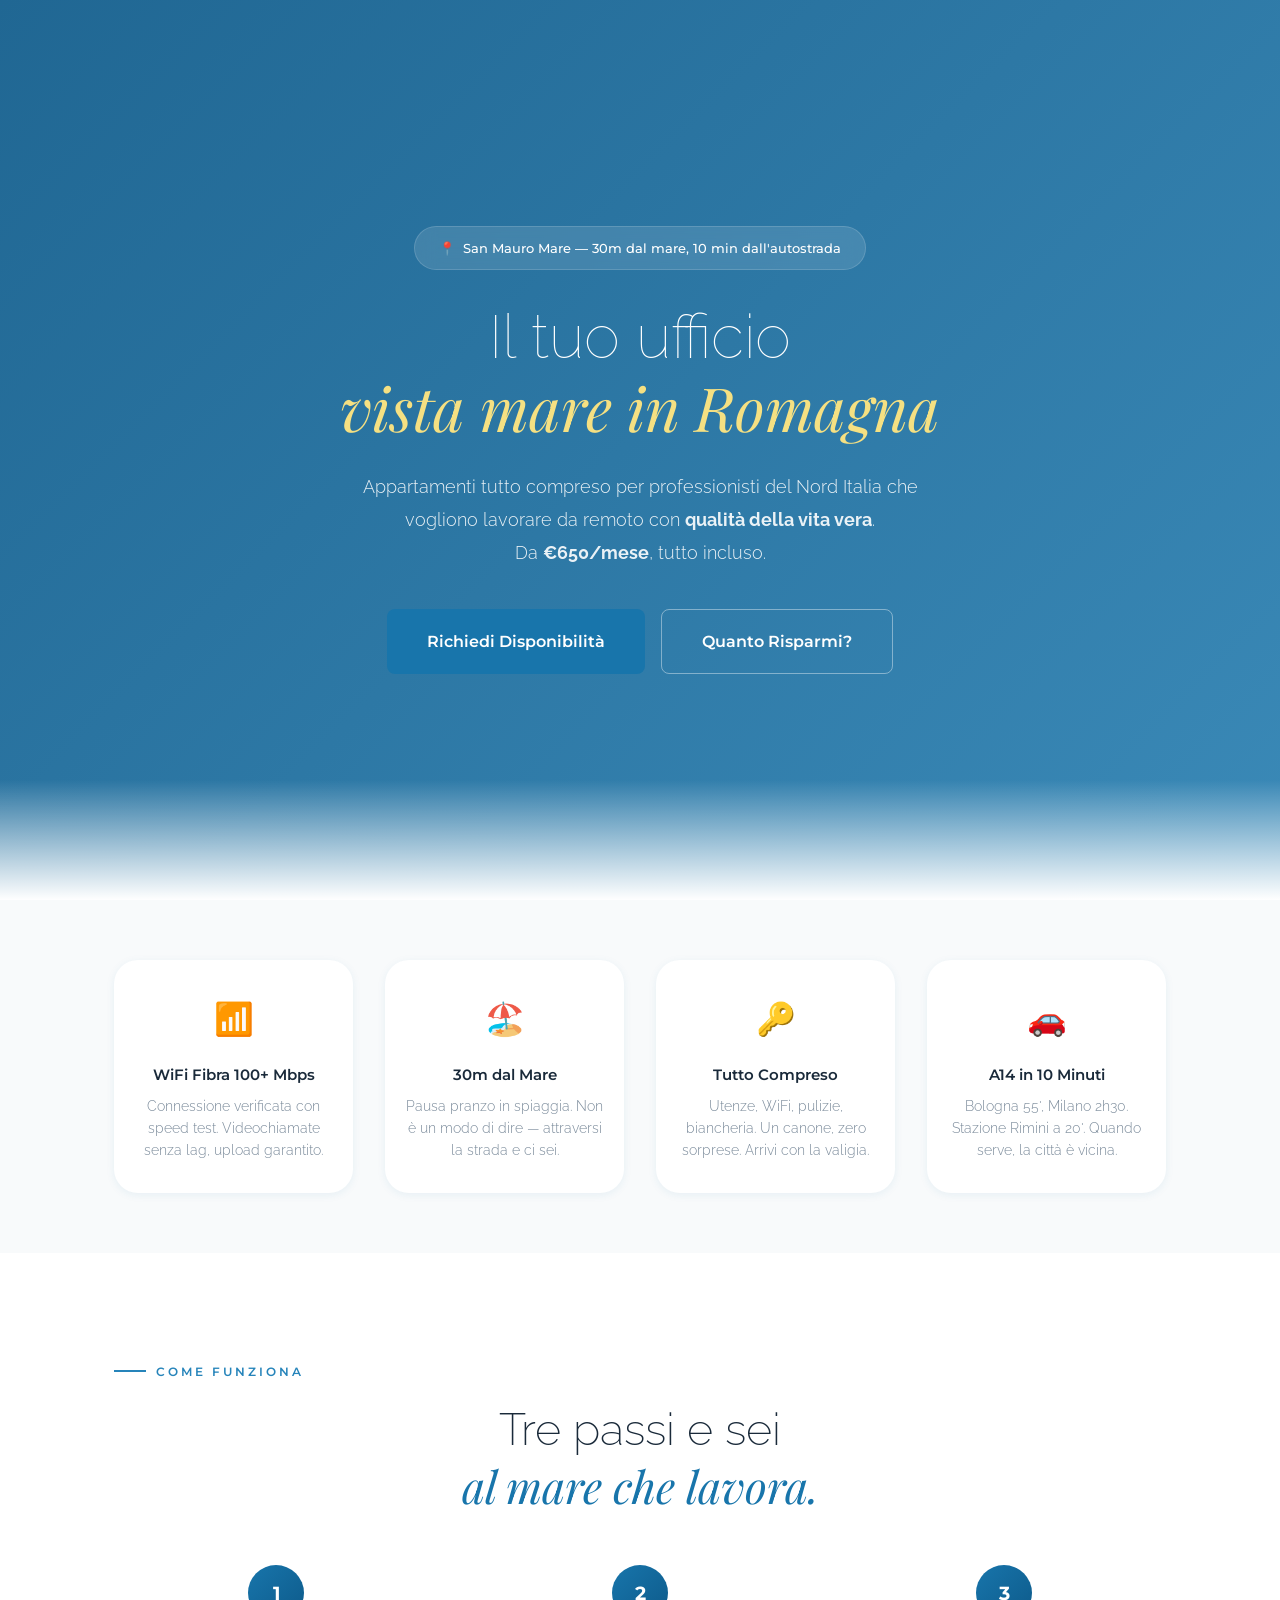
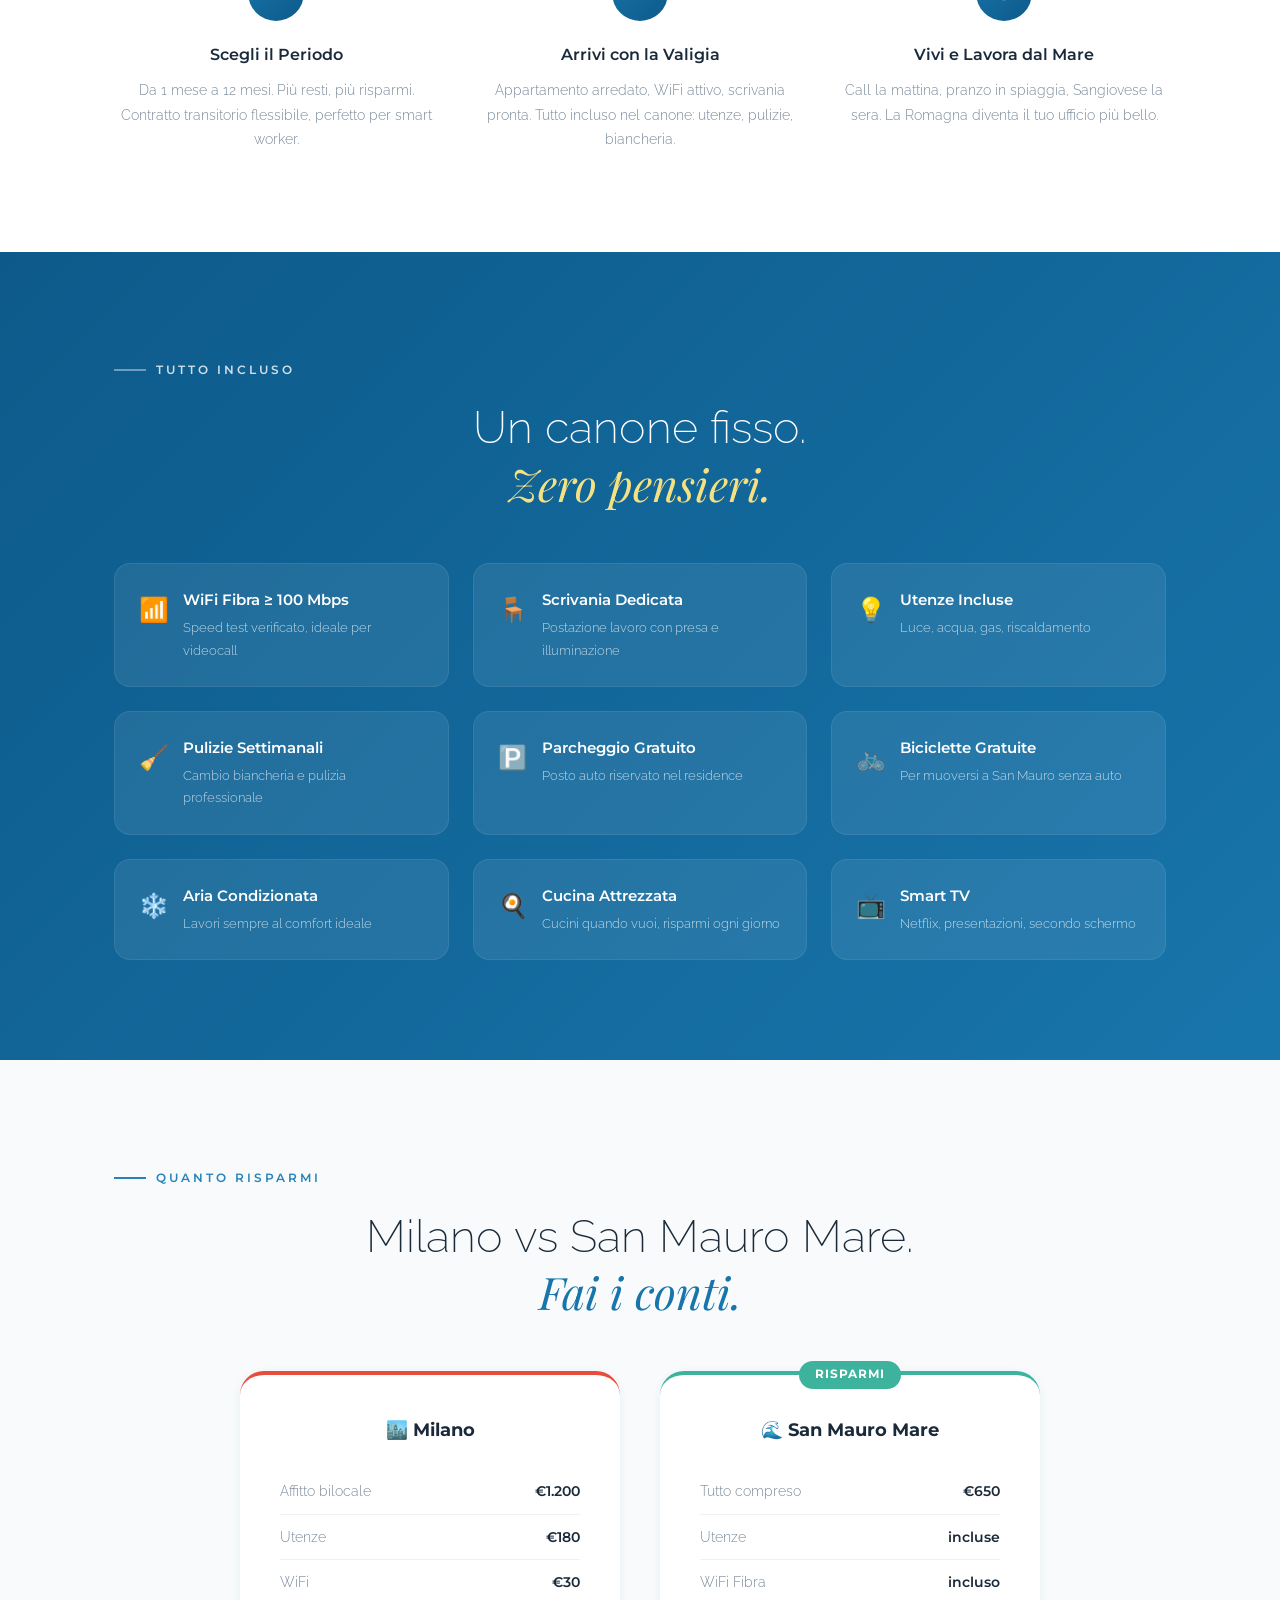
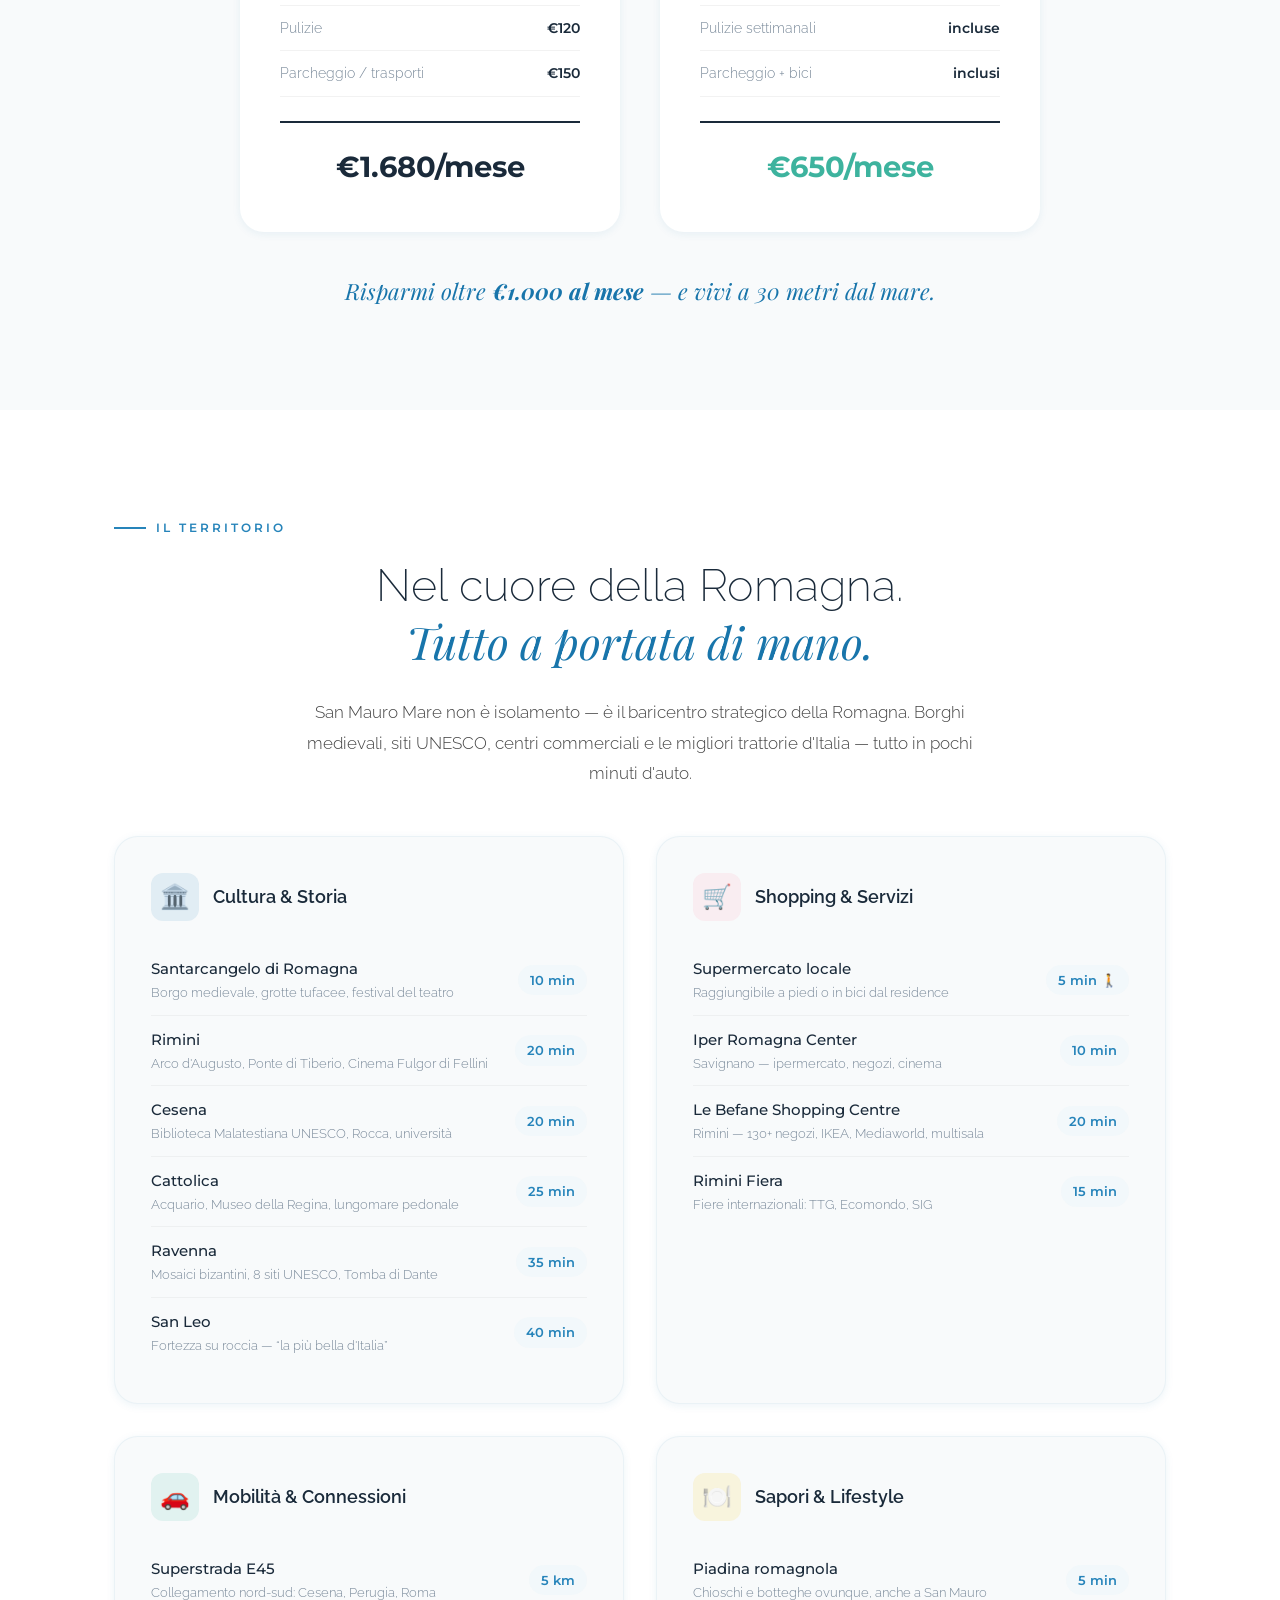
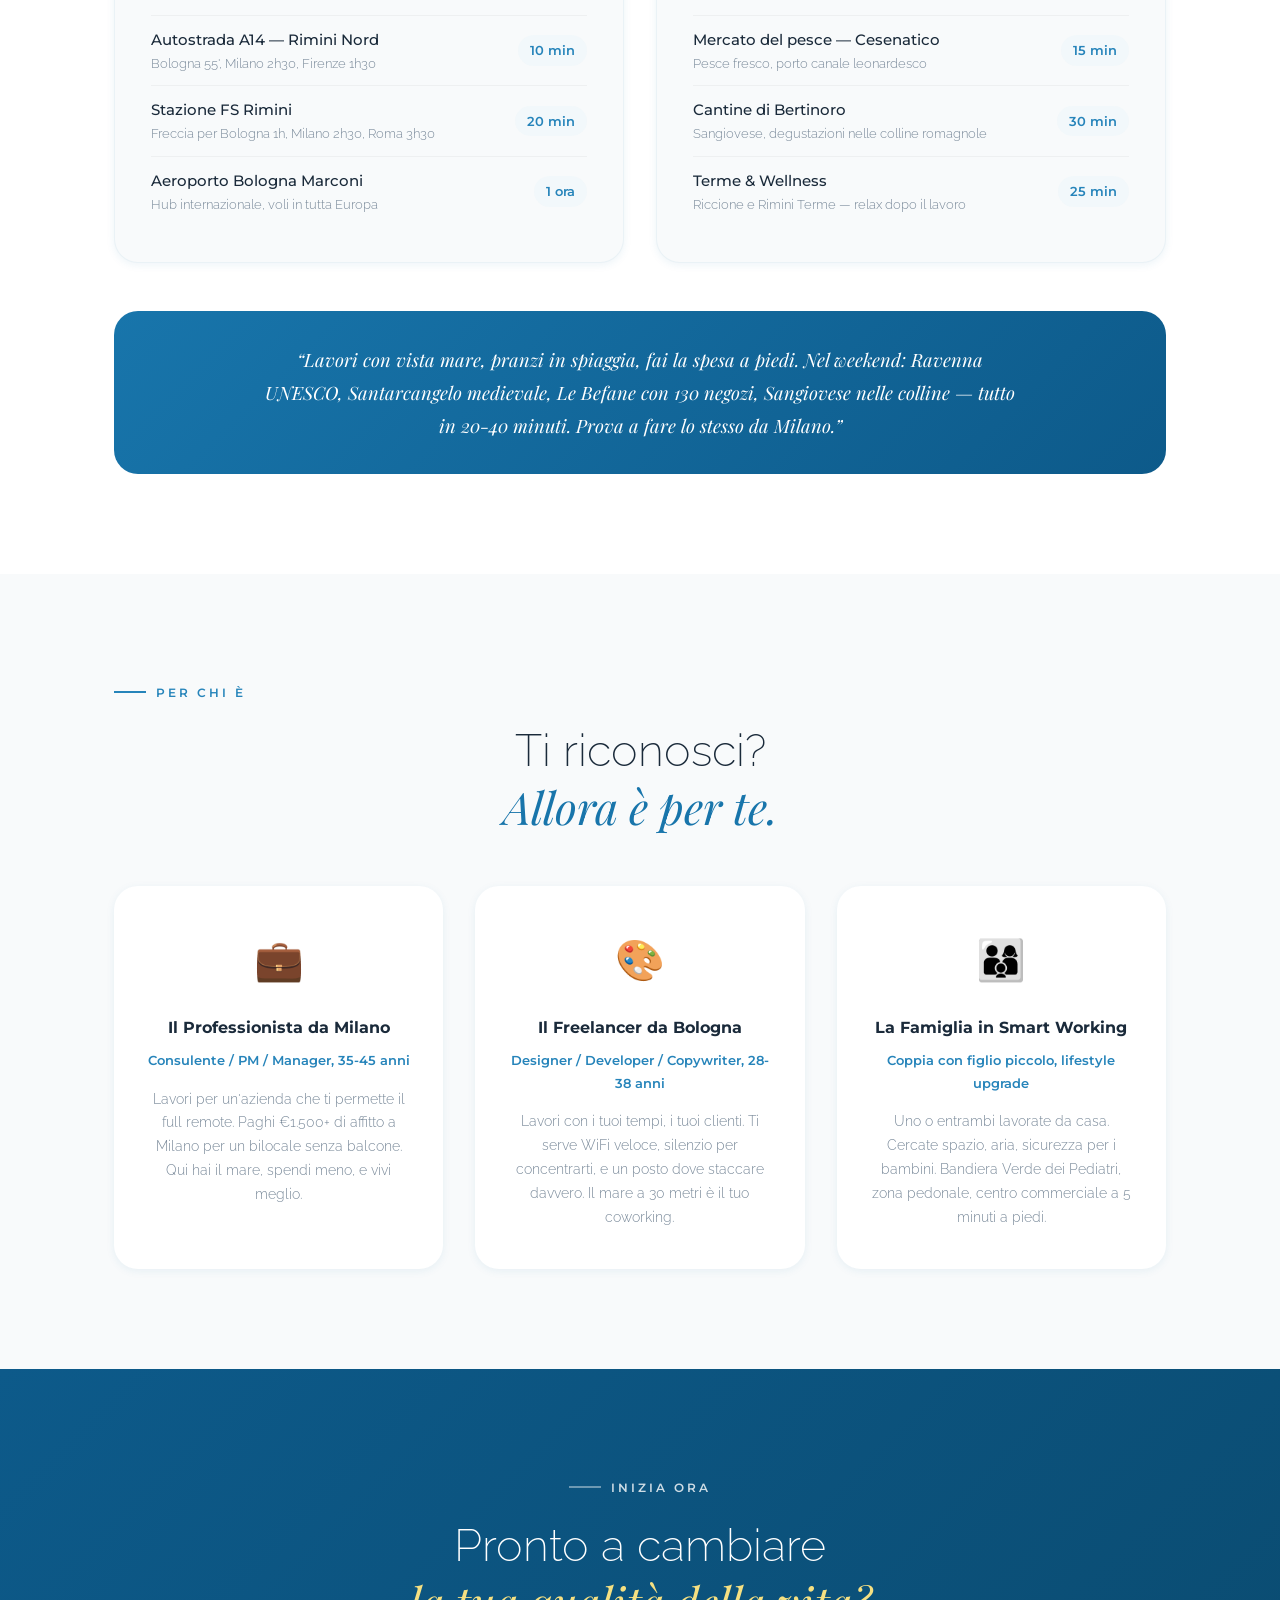
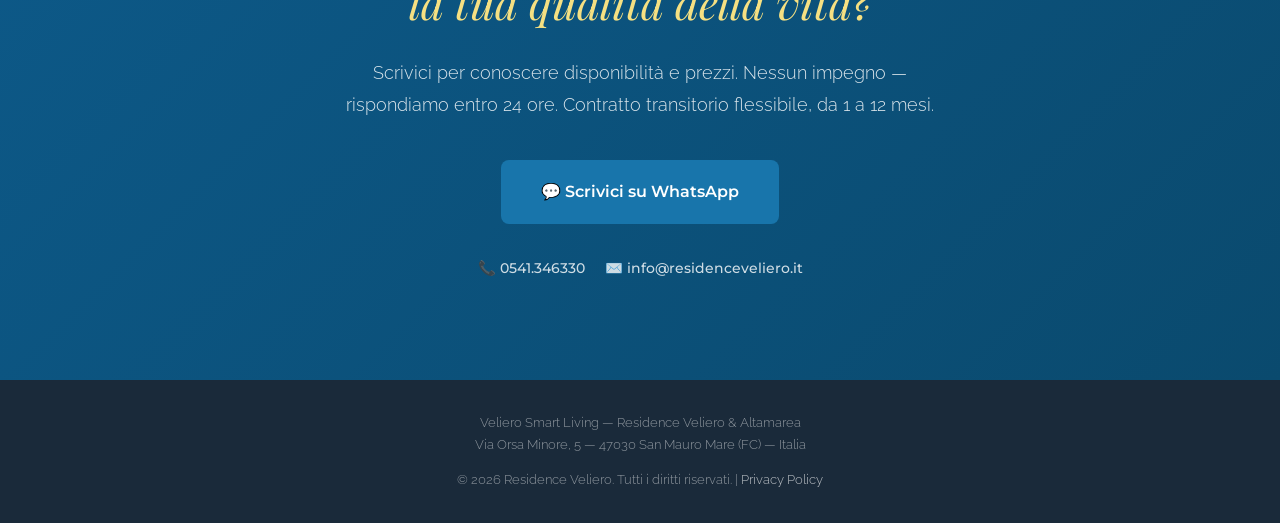
<file: smart-living.html>
﻿<!DOCTYPE html>
<html lang="it">
<head>
    <meta charset="UTF-8">
    <meta name="viewport" content="width=device-width, initial-scale=1.0">
    <title>Veliero Smart Living | Lavora dal Mare in Romagna</title>
    <meta name="description" content="Vivi e lavora dal mare a San Mauro Mare. Appartamenti tutto compreso per smart worker: WiFi fibra, scrivania, a 30m dal mare. Da 650 euro/mese.">
    <meta property="og:title" content="Veliero Smart Living — Il tuo ufficio vista mare in Romagna">
    <meta property="og:description" content="Appartamenti arredati per smart worker del Nord Italia. WiFi 100Mbps, scrivania, tutto incluso.">
    <link rel="preconnect" href="https://fonts.googleapis.com">
    <link rel="preconnect" href="https://fonts.gstatic.com" crossorigin>
    <link href="https://fonts.googleapis.com/css2?family=Raleway:wght@100;200;300;400;500;600;700&family=Montserrat:wght@300;400;500;600;700&family=Playfair+Display:ital,wght@0,400;0,600;0,700;1,400&display=swap" rel="stylesheet">    <style>
        :root {
            --blue-primary: #1875AB; --blue-secondary: #2684BA; --blue-deep: #0D5A8A;
            --blue-light: #E5F1F7; --blue-lightest: rgba(229,241,247,0.3);
            --gold: #F5E082; --green-accent: #3DB39E;
            --text-dark: #1a2a3a; --text-body: #444; --text-muted: #7a8a9a;
            --white: #fff; --off-white: #f8fafb;
            --shadow-sm: 0 2px 8px rgba(24,117,171,0.08);
            --shadow-md: 0 8px 32px rgba(24,117,171,0.12);
            --radius-sm: 8px; --radius-md: 16px; --radius-lg: 24px;
            --font-heading: 'Raleway',sans-serif; --font-body: 'Raleway',sans-serif;
            --font-accent: 'Montserrat',sans-serif; --font-display: 'Playfair Display',serif;
            --transition-fast: 200ms cubic-bezier(0.25,1,0.5,1);
            --transition-normal: 400ms cubic-bezier(0.16,1,0.3,1);
        }
        *,*::before,*::after{margin:0;padding:0;box-sizing:border-box}
        html{scroll-behavior:smooth;font-size:16px;-webkit-font-smoothing:antialiased}
        body{font-family:var(--font-body);font-weight:300;color:var(--text-body);line-height:1.7;background:var(--white);overflow-x:hidden}
        img{max-width:100%;height:auto;display:block}
        a{color:inherit;text-decoration:none;transition:color var(--transition-fast)}
        .container{max-width:1100px;margin:0 auto;padding:0 24px}
        .section-eyebrow{display:inline-flex;align-items:center;gap:10px;font-family:var(--font-accent);font-weight:600;font-size:.78rem;text-transform:uppercase;letter-spacing:3px;color:var(--blue-secondary);margin-bottom:20px}
        .section-eyebrow::before{content:'';width:32px;height:2px;background:var(--blue-secondary)}
        .section-eyebrow--light{color:rgba(255,255,255,.8)}.section-eyebrow--light::before{background:rgba(255,255,255,.4)}
        .section-title{font-family:var(--font-heading);font-weight:200;font-size:clamp(1.8rem,4vw,2.8rem);line-height:1.25;color:var(--text-dark);margin-bottom:24px}
        .section-title em{font-family:var(--font-display);font-weight:400;color:var(--blue-primary)}
        .section-title--light{color:var(--white)}.section-title--light em{color:var(--gold)}
        .btn{display:inline-flex;align-items:center;gap:8px;font-family:var(--font-accent);font-weight:600;font-size:.9rem;padding:14px 32px;border-radius:var(--radius-sm);border:none;cursor:pointer;transition:all var(--transition-fast);text-decoration:none}
        .btn--primary{background:var(--blue-primary);color:var(--white)}.btn--primary:hover{background:var(--blue-deep);transform:translateY(-2px);box-shadow:var(--shadow-md)}
        .btn--ghost{background:transparent;color:var(--white);border:1.5px solid rgba(255,255,255,.4)}.btn--ghost:hover{background:rgba(255,255,255,.1);border-color:var(--white)}
        .btn--large{padding:18px 40px;font-size:1rem}
        .hero{min-height:100vh;display:flex;align-items:center;justify-content:center;background:linear-gradient(135deg,rgba(13,90,138,.92),rgba(24,117,171,.85)),url('https://images.unsplash.com/photo-1522202176988-66273c2fd55f?w=1920&q=80') center/cover;color:var(--white);text-align:center;padding:80px 24px;position:relative}
        .hero::after{content:'';position:absolute;bottom:0;left:0;right:0;height:120px;background:linear-gradient(to top,var(--white),transparent)}
        .hero__badge{display:inline-flex;align-items:center;gap:8px;background:rgba(255,255,255,.12);backdrop-filter:blur(10px);padding:10px 24px;border-radius:40px;font-family:var(--font-accent);font-size:.82rem;font-weight:500;margin-bottom:32px;border:1px solid rgba(255,255,255,.15)}
        .hero__title{font-family:var(--font-heading);font-weight:100;font-size:clamp(2.2rem,5.5vw,3.8rem);line-height:1.15;margin-bottom:24px}
        .hero__title em{font-family:var(--font-display);font-weight:400;color:var(--gold)}
        .hero__subtitle{font-size:1.15rem;font-weight:300;max-width:600px;margin:0 auto 40px;opacity:.9;line-height:1.8}
        .hero__ctas{display:flex;gap:16px;justify-content:center;flex-wrap:wrap}
        .usp-bar{padding:60px 0;background:var(--off-white);position:relative;z-index:2}
        .usp-bar__grid{display:grid;grid-template-columns:repeat(4,1fr);gap:32px}
        .usp-card{text-align:center;padding:32px 20px;background:var(--white);border-radius:var(--radius-lg);box-shadow:var(--shadow-sm);transition:all var(--transition-normal)}
        .usp-card:hover{transform:translateY(-4px);box-shadow:var(--shadow-md)}
        .usp-card__icon{font-size:2rem;margin-bottom:16px}
        .usp-card__title{font-family:var(--font-accent);font-weight:600;font-size:.95rem;color:var(--text-dark);margin-bottom:8px}
        .usp-card__text{font-size:.85rem;color:var(--text-muted);line-height:1.6}
        .come-funziona{padding:100px 0;background:var(--white)}
        .come-funziona>.container>.section-eyebrow,.come-funziona>.container>.section-title{text-align:center}
        .steps{display:grid;grid-template-columns:repeat(3,1fr);gap:40px;margin-top:48px}
        .step{text-align:center}
        .step__number{width:56px;height:56px;border-radius:50%;background:linear-gradient(135deg,var(--blue-primary),var(--blue-deep));color:var(--white);font-family:var(--font-accent);font-weight:700;font-size:1.2rem;display:flex;align-items:center;justify-content:center;margin:0 auto 20px}
        .step__title{font-family:var(--font-accent);font-weight:600;font-size:1rem;color:var(--text-dark);margin-bottom:10px}
        .step__text{font-size:.9rem;color:var(--text-muted);line-height:1.7}
        .incluso{padding:100px 0;background:linear-gradient(135deg,var(--blue-deep),var(--blue-primary));color:var(--white)}
        .incluso>.container>.section-eyebrow,.incluso>.container>.section-title{text-align:center}
        .incluso__grid{display:grid;grid-template-columns:repeat(3,1fr);gap:24px;margin-top:48px}
        .incluso__item{display:flex;align-items:flex-start;gap:14px;background:rgba(255,255,255,.08);border-radius:var(--radius-md);padding:24px;border:1px solid rgba(255,255,255,.08);transition:all var(--transition-fast)}
        .incluso__item:hover{background:rgba(255,255,255,.14);transform:translateY(-2px)}
        .incluso__icon{font-size:1.5rem;flex-shrink:0;margin-top:2px}
        .incluso__label{font-family:var(--font-accent);font-weight:600;font-size:.92rem}
        .incluso__desc{font-size:.82rem;opacity:.7;margin-top:4px}
        .risparmio{padding:100px 0;background:var(--off-white)}
        .risparmio>.container>.section-eyebrow,.risparmio>.container>.section-title{text-align:center}
        .risparmio__grid{display:grid;grid-template-columns:1fr 1fr;gap:40px;margin-top:48px;max-width:800px;margin-left:auto;margin-right:auto}
        .risparmio__col{background:var(--white);border-radius:var(--radius-lg);padding:40px;text-align:center;box-shadow:var(--shadow-sm)}
        .risparmio__col--milano{border-top:4px solid #e74c3c}
        .risparmio__col--veliero{border-top:4px solid var(--green-accent);position:relative}
        .risparmio__col--veliero::after{content:'RISPARMI';position:absolute;top:-14px;left:50%;transform:translateX(-50%);background:var(--green-accent);color:var(--white);font-family:var(--font-accent);font-size:.72rem;font-weight:700;padding:4px 16px;border-radius:20px;letter-spacing:1px}
        .risparmio__city{font-family:var(--font-accent);font-weight:700;font-size:1.1rem;color:var(--text-dark);margin-bottom:24px}
        .risparmio__row{display:flex;justify-content:space-between;padding:10px 0;border-bottom:1px solid rgba(0,0,0,.05);font-size:.9rem}
        .risparmio__row:last-child{border-bottom:none}
        .risparmio__label{color:var(--text-muted)}.risparmio__value{font-family:var(--font-accent);font-weight:600;color:var(--text-dark)}
        .risparmio__total{margin-top:24px;padding-top:20px;border-top:2px solid var(--text-dark);font-family:var(--font-accent);font-size:1.8rem;font-weight:700;color:var(--text-dark)}
        .risparmio__total--green{color:var(--green-accent)}
        .risparmio__savings{text-align:center;margin-top:40px;font-family:var(--font-display);font-size:1.4rem;font-style:italic;color:var(--blue-primary)}
        .territorio{padding:100px 0;background:var(--white)}
        .territorio>.container>.section-eyebrow,.territorio>.container>.section-title{text-align:center}
        .territorio__intro{text-align:center;max-width:700px;margin:0 auto 48px;font-size:1.05rem;color:var(--text-body);line-height:1.8}
        .territorio__categories{display:grid;grid-template-columns:repeat(2,1fr);gap:32px;margin-top:40px}
        .territorio__category{background:var(--off-white);border-radius:var(--radius-lg);padding:36px;box-shadow:var(--shadow-sm);transition:all var(--transition-normal);border:1px solid rgba(24,117,171,.06)}
        .territorio__category:hover{box-shadow:var(--shadow-md);transform:translateY(-4px)}
        .territorio__cat-header{display:flex;align-items:center;gap:14px;margin-bottom:24px}
        .territorio__cat-icon{width:48px;height:48px;border-radius:12px;display:flex;align-items:center;justify-content:center;font-size:1.5rem;flex-shrink:0}
        .territorio__cat-icon--cultura{background:rgba(24,117,171,.1)}
        .territorio__cat-icon--shopping{background:rgba(249,138,165,.12)}
        .territorio__cat-icon--mobilita{background:rgba(61,179,158,.12)}
        .territorio__cat-icon--gusto{background:rgba(245,224,130,.25)}
        .territorio__cat-title{font-family:var(--font-heading);font-weight:600;font-size:1.1rem;color:var(--text-dark)}
        .territorio__list{list-style:none}
        .territorio__item{display:flex;justify-content:space-between;align-items:center;padding:10px 0;border-bottom:1px solid rgba(0,0,0,.04);gap:12px}
        .territorio__item:last-child{border-bottom:none}
        .territorio__place{font-family:var(--font-accent);font-weight:500;font-size:.92rem;color:var(--text-dark)}
        .territorio__detail{font-size:.82rem;color:var(--text-muted)}
        .territorio__time{font-family:var(--font-accent);font-size:.82rem;font-weight:600;color:var(--blue-secondary);white-space:nowrap;background:var(--blue-lightest);padding:4px 12px;border-radius:20px;flex-shrink:0}
        .territorio__quote{text-align:center;margin-top:48px;padding:32px;background:linear-gradient(135deg,var(--blue-primary),var(--blue-deep));border-radius:var(--radius-lg);color:var(--white)}
        .territorio__quote p{font-family:var(--font-display);font-size:1.15rem;font-style:italic;line-height:1.8;max-width:750px;margin:0 auto}
        .personas{padding:100px 0;background:var(--off-white)}
        .personas>.container>.section-eyebrow,.personas>.container>.section-title{text-align:center}
        .personas__grid{display:grid;grid-template-columns:repeat(3,1fr);gap:32px;margin-top:48px}
        .persona-card{background:var(--white);border-radius:var(--radius-lg);padding:40px 32px;text-align:center;box-shadow:var(--shadow-sm);transition:all var(--transition-normal)}
        .persona-card:hover{transform:translateY(-6px);box-shadow:var(--shadow-md)}
        .persona-card__icon{font-size:2.5rem;margin-bottom:20px}
        .persona-card__title{font-family:var(--font-accent);font-weight:700;font-size:1rem;color:var(--text-dark);margin-bottom:8px}
        .persona-card__role{font-family:var(--font-accent);font-size:.82rem;color:var(--blue-secondary);font-weight:600;margin-bottom:16px}
        .persona-card__text{font-size:.88rem;color:var(--text-muted);line-height:1.7}
        .cta-finale{padding:100px 0;text-align:center;background:linear-gradient(135deg,var(--blue-deep),#0a4a6e);color:var(--white)}
        .cta-finale>.container>.section-eyebrow,.cta-finale>.container>.section-title{text-align:center}
        .cta-finale__text{font-size:1.1rem;opacity:.85;max-width:600px;margin:0 auto 40px;line-height:1.8}
        .cta-finale__contacts{display:flex;gap:20px;justify-content:center;flex-wrap:wrap;margin-top:32px}
        .cta-finale__contact{display:flex;align-items:center;gap:8px;font-family:var(--font-accent);font-size:.9rem;font-weight:500;opacity:.8}
        .footer{background:var(--text-dark);padding:32px 0;text-align:center;color:rgba(255,255,255,.5);font-size:.82rem}
        .footer a{color:rgba(255,255,255,.7)}.footer a:hover{color:var(--white)}
        @media(max-width:768px){.usp-bar__grid{grid-template-columns:repeat(2,1fr)}.steps{grid-template-columns:1fr}.incluso__grid{grid-template-columns:1fr}.territorio__categories{grid-template-columns:1fr}.risparmio__grid{grid-template-columns:1fr}.personas__grid{grid-template-columns:1fr}.hero__title{font-size:2rem}}
        @media(max-width:480px){.usp-bar__grid{grid-template-columns:1fr}}
    </style>
</head><body>
<section class="hero" id="top"><div>
<div class="hero__badge"><span>&#x1F4CD;</span><span>San Mauro Mare &#8212; 30m dal mare, 10 min dall'autostrada</span></div>
<h1 class="hero__title">Il tuo ufficio<br><em>vista mare in Romagna</em></h1>
<p class="hero__subtitle">Appartamenti tutto compreso per professionisti del Nord Italia che vogliono lavorare da remoto con <strong>qualit&#224; della vita vera</strong>.<br>Da <strong>&#8364;650/mese</strong>, tutto incluso.</p>
<div class="hero__ctas"><a href="#contatti" class="btn btn--primary btn--large">Richiedi Disponibilit&#224;</a><a href="#risparmio" class="btn btn--ghost btn--large">Quanto Risparmi?</a></div>
</div></section>

<section class="usp-bar"><div class="container"><div class="usp-bar__grid">
<div class="usp-card"><div class="usp-card__icon">&#x1F4F6;</div><div class="usp-card__title">WiFi Fibra 100+ Mbps</div><div class="usp-card__text">Connessione verificata con speed test. Videochiamate senza lag, upload garantito.</div></div>
<div class="usp-card"><div class="usp-card__icon">&#x1F3D6;&#xFE0F;</div><div class="usp-card__title">30m dal Mare</div><div class="usp-card__text">Pausa pranzo in spiaggia. Non &#232; un modo di dire &#8212; attraversi la strada e ci sei.</div></div>
<div class="usp-card"><div class="usp-card__icon">&#x1F511;</div><div class="usp-card__title">Tutto Compreso</div><div class="usp-card__text">Utenze, WiFi, pulizie, biancheria. Un canone, zero sorprese. Arrivi con la valigia.</div></div>
<div class="usp-card"><div class="usp-card__icon">&#x1F697;</div><div class="usp-card__title">A14 in 10 Minuti</div><div class="usp-card__text">Bologna 55', Milano 2h30. Stazione Rimini a 20'. Quando serve, la citt&#224; &#232; vicina.</div></div>
</div></div></section>

<section class="come-funziona"><div class="container">
<span class="section-eyebrow">Come Funziona</span>
<h2 class="section-title">Tre passi e sei<br><em>al mare che lavora.</em></h2>
<div class="steps">
<div class="step"><div class="step__number">1</div><div class="step__title">Scegli il Periodo</div><div class="step__text">Da 1 mese a 12 mesi. Pi&#249; resti, pi&#249; risparmi. Contratto transitorio flessibile, perfetto per smart worker.</div></div>
<div class="step"><div class="step__number">2</div><div class="step__title">Arrivi con la Valigia</div><div class="step__text">Appartamento arredato, WiFi attivo, scrivania pronta. Tutto incluso nel canone: utenze, pulizie, biancheria.</div></div>
<div class="step"><div class="step__number">3</div><div class="step__title">Vivi e Lavora dal Mare</div><div class="step__text">Call la mattina, pranzo in spiaggia, Sangiovese la sera. La Romagna diventa il tuo ufficio pi&#249; bello.</div></div>
</div></div></section>

<section class="incluso"><div class="container">
<span class="section-eyebrow section-eyebrow--light">Tutto Incluso</span>
<h2 class="section-title section-title--light">Un canone fisso.<br><em>Zero pensieri.</em></h2>
<div class="incluso__grid">
<div class="incluso__item"><span class="incluso__icon">&#x1F4F6;</span><div><div class="incluso__label">WiFi Fibra &#8805; 100 Mbps</div><div class="incluso__desc">Speed test verificato, ideale per videocall</div></div></div>
<div class="incluso__item"><span class="incluso__icon">&#x1FA91;</span><div><div class="incluso__label">Scrivania Dedicata</div><div class="incluso__desc">Postazione lavoro con presa e illuminazione</div></div></div>
<div class="incluso__item"><span class="incluso__icon">&#x1F4A1;</span><div><div class="incluso__label">Utenze Incluse</div><div class="incluso__desc">Luce, acqua, gas, riscaldamento</div></div></div>
<div class="incluso__item"><span class="incluso__icon">&#x1F9F9;</span><div><div class="incluso__label">Pulizie Settimanali</div><div class="incluso__desc">Cambio biancheria e pulizia professionale</div></div></div>
<div class="incluso__item"><span class="incluso__icon">&#x1F17F;&#xFE0F;</span><div><div class="incluso__label">Parcheggio Gratuito</div><div class="incluso__desc">Posto auto riservato nel residence</div></div></div>
<div class="incluso__item"><span class="incluso__icon">&#x1F6B2;</span><div><div class="incluso__label">Biciclette Gratuite</div><div class="incluso__desc">Per muoversi a San Mauro senza auto</div></div></div>
<div class="incluso__item"><span class="incluso__icon">&#x2744;&#xFE0F;</span><div><div class="incluso__label">Aria Condizionata</div><div class="incluso__desc">Lavori sempre al comfort ideale</div></div></div>
<div class="incluso__item"><span class="incluso__icon">&#x1F373;</span><div><div class="incluso__label">Cucina Attrezzata</div><div class="incluso__desc">Cucini quando vuoi, risparmi ogni giorno</div></div></div>
<div class="incluso__item"><span class="incluso__icon">&#x1F4FA;</span><div><div class="incluso__label">Smart TV</div><div class="incluso__desc">Netflix, presentazioni, secondo schermo</div></div></div>
</div></div></section>
<section class="risparmio" id="risparmio"><div class="container">
<span class="section-eyebrow">Quanto Risparmi</span>
<h2 class="section-title">Milano vs San Mauro Mare.<br><em>Fai i conti.</em></h2>
<div class="risparmio__grid">
<div class="risparmio__col risparmio__col--milano"><div class="risparmio__city">&#x1F3D9;&#xFE0F; Milano</div>
<div class="risparmio__row"><span class="risparmio__label">Affitto bilocale</span><span class="risparmio__value">&#8364;1.200</span></div>
<div class="risparmio__row"><span class="risparmio__label">Utenze</span><span class="risparmio__value">&#8364;180</span></div>
<div class="risparmio__row"><span class="risparmio__label">WiFi</span><span class="risparmio__value">&#8364;30</span></div>
<div class="risparmio__row"><span class="risparmio__label">Pulizie</span><span class="risparmio__value">&#8364;120</span></div>
<div class="risparmio__row"><span class="risparmio__label">Parcheggio / trasporti</span><span class="risparmio__value">&#8364;150</span></div>
<div class="risparmio__total">&#8364;1.680/mese</div></div>
<div class="risparmio__col risparmio__col--veliero"><div class="risparmio__city">&#x1F30A; San Mauro Mare</div>
<div class="risparmio__row"><span class="risparmio__label">Tutto compreso</span><span class="risparmio__value">&#8364;650</span></div>
<div class="risparmio__row"><span class="risparmio__label">Utenze</span><span class="risparmio__value">incluse</span></div>
<div class="risparmio__row"><span class="risparmio__label">WiFi Fibra</span><span class="risparmio__value">incluso</span></div>
<div class="risparmio__row"><span class="risparmio__label">Pulizie settimanali</span><span class="risparmio__value">incluse</span></div>
<div class="risparmio__row"><span class="risparmio__label">Parcheggio + bici</span><span class="risparmio__value">inclusi</span></div>
<div class="risparmio__total risparmio__total--green">&#8364;650/mese</div></div>
</div>
<div class="risparmio__savings">Risparmi oltre <strong>&#8364;1.000 al mese</strong> &#8212; e vivi a 30 metri dal mare.</div>
</div></section>

<section class="territorio" id="territorio"><div class="container">
<span class="section-eyebrow">Il Territorio</span>
<h2 class="section-title">Nel cuore della Romagna.<br><em>Tutto a portata di mano.</em></h2>
<p class="territorio__intro">San Mauro Mare non &#232; isolamento &#8212; &#232; il baricentro strategico della Romagna. Borghi medievali, siti UNESCO, centri commerciali e le migliori trattorie d'Italia &#8212; tutto in pochi minuti d'auto.</p>
<div class="territorio__categories">
<div class="territorio__category"><div class="territorio__cat-header"><div class="territorio__cat-icon territorio__cat-icon--cultura">&#x1F3DB;&#xFE0F;</div><h3 class="territorio__cat-title">Cultura &amp; Storia</h3></div>
<ul class="territorio__list">
<li class="territorio__item"><div><span class="territorio__place">Santarcangelo di Romagna</span><div class="territorio__detail">Borgo medievale, grotte tufacee, festival del teatro</div></div><span class="territorio__time">10 min</span></li>
<li class="territorio__item"><div><span class="territorio__place">Rimini</span><div class="territorio__detail">Arco d'Augusto, Ponte di Tiberio, Cinema Fulgor di Fellini</div></div><span class="territorio__time">20 min</span></li>
<li class="territorio__item"><div><span class="territorio__place">Cesena</span><div class="territorio__detail">Biblioteca Malatestiana UNESCO, Rocca, universit&#224;</div></div><span class="territorio__time">20 min</span></li>
<li class="territorio__item"><div><span class="territorio__place">Cattolica</span><div class="territorio__detail">Acquario, Museo della Regina, lungomare pedonale</div></div><span class="territorio__time">25 min</span></li>
<li class="territorio__item"><div><span class="territorio__place">Ravenna</span><div class="territorio__detail">Mosaici bizantini, 8 siti UNESCO, Tomba di Dante</div></div><span class="territorio__time">35 min</span></li>
<li class="territorio__item"><div><span class="territorio__place">San Leo</span><div class="territorio__detail">Fortezza su roccia &#8212; &#8220;la pi&#249; bella d'Italia&#8221;</div></div><span class="territorio__time">40 min</span></li>
</ul></div>
<div class="territorio__category"><div class="territorio__cat-header"><div class="territorio__cat-icon territorio__cat-icon--shopping">&#x1F6D2;</div><h3 class="territorio__cat-title">Shopping &amp; Servizi</h3></div>
<ul class="territorio__list">
<li class="territorio__item"><div><span class="territorio__place">Supermercato locale</span><div class="territorio__detail">Raggiungibile a piedi o in bici dal residence</div></div><span class="territorio__time">5 min &#x1F6B6;</span></li>
<li class="territorio__item"><div><span class="territorio__place">Iper Romagna Center</span><div class="territorio__detail">Savignano &#8212; ipermercato, negozi, cinema</div></div><span class="territorio__time">10 min</span></li>
<li class="territorio__item"><div><span class="territorio__place">Le Befane Shopping Centre</span><div class="territorio__detail">Rimini &#8212; 130+ negozi, IKEA, Mediaworld, multisala</div></div><span class="territorio__time">20 min</span></li>
<li class="territorio__item"><div><span class="territorio__place">Rimini Fiera</span><div class="territorio__detail">Fiere internazionali: TTG, Ecomondo, SIG</div></div><span class="territorio__time">15 min</span></li>
</ul></div>
<div class="territorio__category"><div class="territorio__cat-header"><div class="territorio__cat-icon territorio__cat-icon--mobilita">&#x1F697;</div><h3 class="territorio__cat-title">Mobilit&#224; &amp; Connessioni</h3></div>
<ul class="territorio__list">
<li class="territorio__item"><div><span class="territorio__place">Superstrada E45</span><div class="territorio__detail">Collegamento nord-sud: Cesena, Perugia, Roma</div></div><span class="territorio__time">5 km</span></li>
<li class="territorio__item"><div><span class="territorio__place">Autostrada A14 &#8212; Rimini Nord</span><div class="territorio__detail">Bologna 55', Milano 2h30, Firenze 1h30</div></div><span class="territorio__time">10 min</span></li>
<li class="territorio__item"><div><span class="territorio__place">Stazione FS Rimini</span><div class="territorio__detail">Freccia per Bologna 1h, Milano 2h30, Roma 3h30</div></div><span class="territorio__time">20 min</span></li>
<li class="territorio__item"><div><span class="territorio__place">Aeroporto Bologna Marconi</span><div class="territorio__detail">Hub internazionale, voli in tutta Europa</div></div><span class="territorio__time">1 ora</span></li>
</ul></div>
<div class="territorio__category"><div class="territorio__cat-header"><div class="territorio__cat-icon territorio__cat-icon--gusto">&#x1F37D;&#xFE0F;</div><h3 class="territorio__cat-title">Sapori &amp; Lifestyle</h3></div>
<ul class="territorio__list">
<li class="territorio__item"><div><span class="territorio__place">Piadina romagnola</span><div class="territorio__detail">Chioschi e botteghe ovunque, anche a San Mauro</div></div><span class="territorio__time">5 min</span></li>
<li class="territorio__item"><div><span class="territorio__place">Mercato del pesce &#8212; Cesenatico</span><div class="territorio__detail">Pesce fresco, porto canale leonardesco</div></div><span class="territorio__time">15 min</span></li>
<li class="territorio__item"><div><span class="territorio__place">Cantine di Bertinoro</span><div class="territorio__detail">Sangiovese, degustazioni nelle colline romagnole</div></div><span class="territorio__time">30 min</span></li>
<li class="territorio__item"><div><span class="territorio__place">Terme &amp; Wellness</span><div class="territorio__detail">Riccione e Rimini Terme &#8212; relax dopo il lavoro</div></div><span class="territorio__time">25 min</span></li>
</ul></div>
</div>
<div class="territorio__quote"><p>&#8220;Lavori con vista mare, pranzi in spiaggia, fai la spesa a piedi. Nel weekend: Ravenna UNESCO, Santarcangelo medievale, Le Befane con 130 negozi, Sangiovese nelle colline &#8212; tutto in 20-40 minuti. Prova a fare lo stesso da Milano.&#8221;</p></div>
</div></section>
<section class="personas"><div class="container">
<span class="section-eyebrow">Per Chi &#200;</span>
<h2 class="section-title">Ti riconosci?<br><em>Allora &#232; per te.</em></h2>
<div class="personas__grid">
<div class="persona-card"><div class="persona-card__icon">&#x1F4BC;</div><div class="persona-card__title">Il Professionista da Milano</div><div class="persona-card__role">Consulente / PM / Manager, 35-45 anni</div><div class="persona-card__text">Lavori per un'azienda che ti permette il full remote. Paghi &#8364;1.500+ di affitto a Milano per un bilocale senza balcone. Qui hai il mare, spendi meno, e vivi meglio.</div></div>
<div class="persona-card"><div class="persona-card__icon">&#x1F3A8;</div><div class="persona-card__title">Il Freelancer da Bologna</div><div class="persona-card__role">Designer / Developer / Copywriter, 28-38 anni</div><div class="persona-card__text">Lavori con i tuoi tempi, i tuoi clienti. Ti serve WiFi veloce, silenzio per concentrarti, e un posto dove staccare davvero. Il mare a 30 metri &#232; il tuo coworking.</div></div>
<div class="persona-card"><div class="persona-card__icon">&#x1F468;&#x200D;&#x1F469;&#x200D;&#x1F466;</div><div class="persona-card__title">La Famiglia in Smart Working</div><div class="persona-card__role">Coppia con figlio piccolo, lifestyle upgrade</div><div class="persona-card__text">Uno o entrambi lavorate da casa. Cercate spazio, aria, sicurezza per i bambini. Bandiera Verde dei Pediatri, zona pedonale, centro commerciale a 5 minuti a piedi.</div></div>
</div></div></section>

<section class="cta-finale" id="contatti"><div class="container">
<span class="section-eyebrow section-eyebrow--light">Inizia Ora</span>
<h2 class="section-title section-title--light">Pronto a cambiare<br><em>la tua qualit&#224; della vita?</em></h2>
<p class="cta-finale__text">Scrivici per conoscere disponibilit&#224; e prezzi. Nessun impegno &#8212; rispondiamo entro 24 ore. Contratto transitorio flessibile, da 1 a 12 mesi.</p>
<a href="https://wa.me/393668909383?text=Ciao%2C%20sono%20interessato%20al%20Veliero%20Smart%20Living.%20Vorrei%20informazioni%20su%20disponibilit%C3%A0%20e%20prezzi%20per%20un%20soggiorno%20di%20lavoro%20da%20remoto." class="btn btn--primary btn--large" target="_blank" rel="noopener">&#x1F4AC; Scrivici su WhatsApp</a>
<div class="cta-finale__contacts">
<div class="cta-finale__contact">&#x1F4DE; 0541.346330</div>
<div class="cta-finale__contact">&#x2709;&#xFE0F; info@residenceveliero.it</div>
</div></div></section>

<footer class="footer"><div class="container">
<p>Veliero Smart Living &#8212; Residence Veliero &amp; Altamarea</p>
<p>Via Orsa Minore, 5 &#8212; 47030 San Mauro Mare (FC) &#8212; Italia</p>
<p style="margin-top:12px">&#169; 2026 Residence Veliero. Tutti i diritti riservati. | <a href="https://www.residenceveliero.it/popup/privacy_privacyit.html" target="_blank">Privacy Policy</a></p>
</div></footer>
</body></html>
</file>
